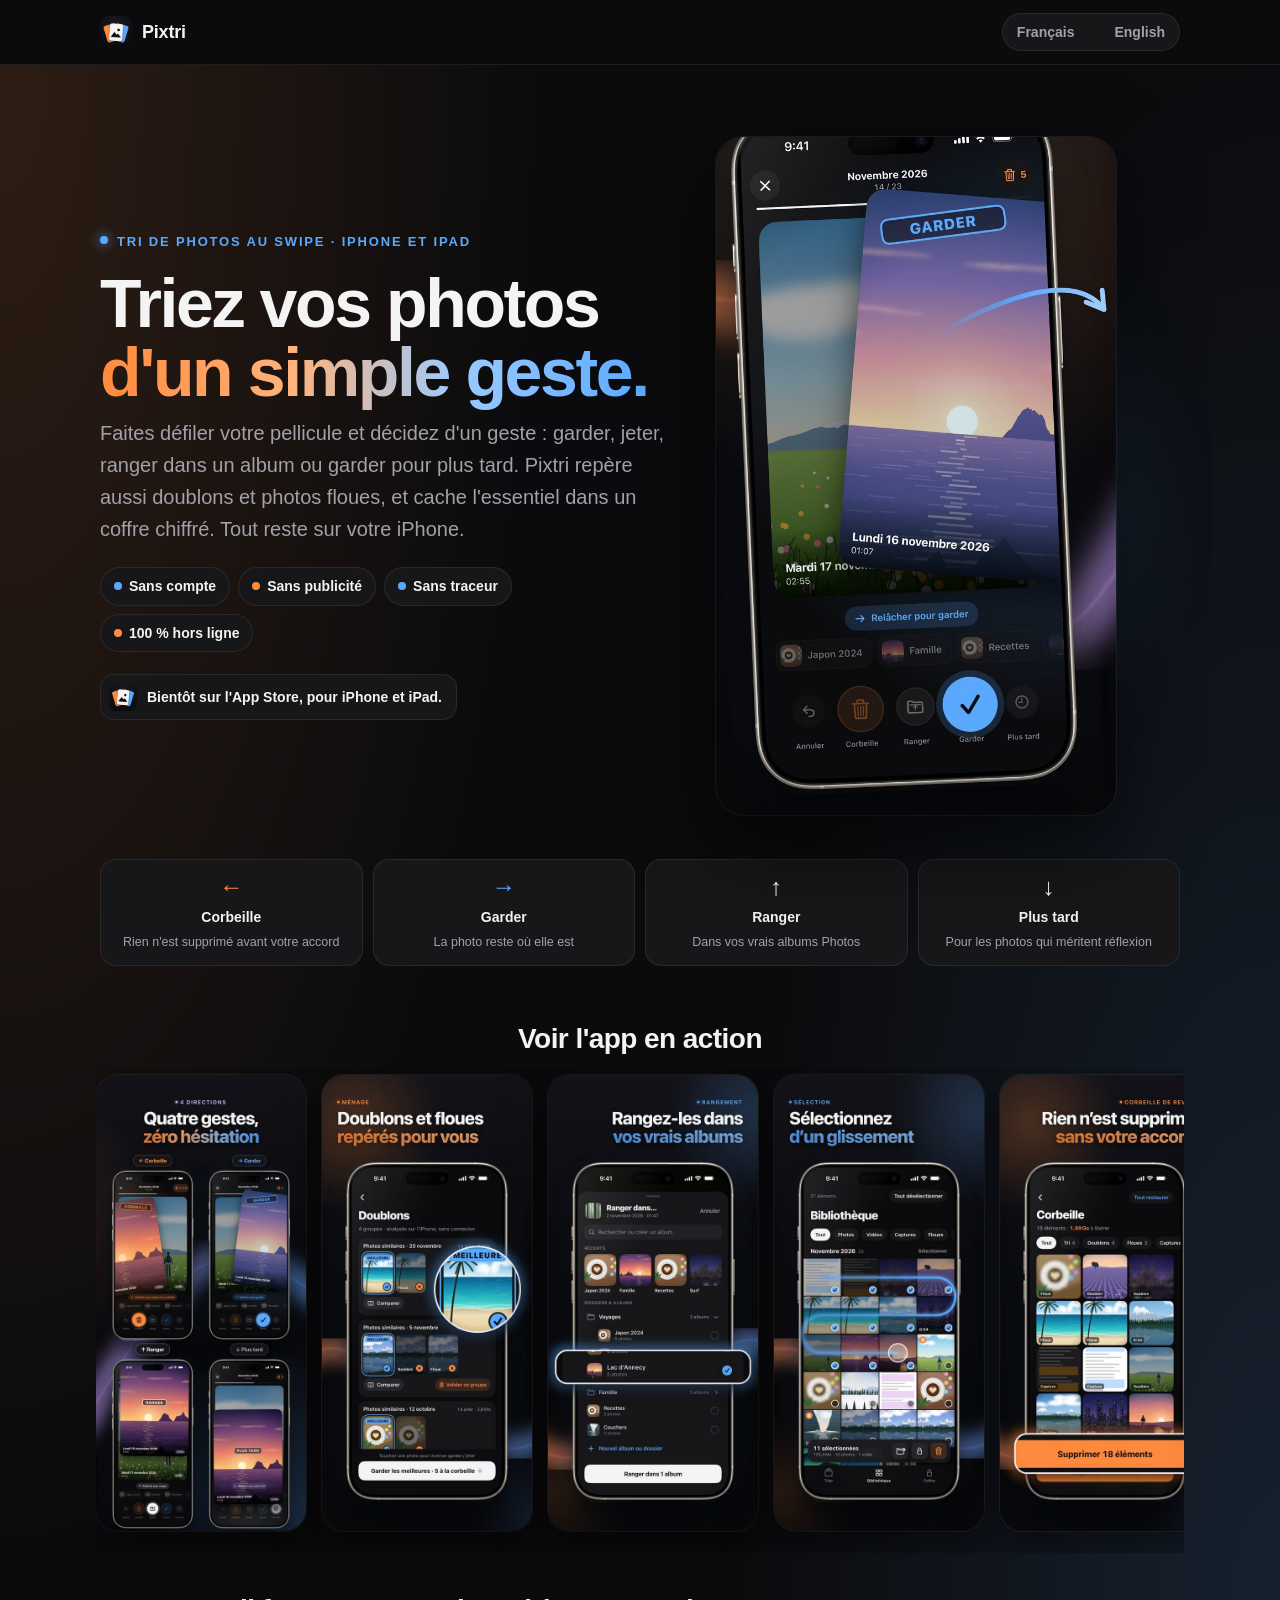
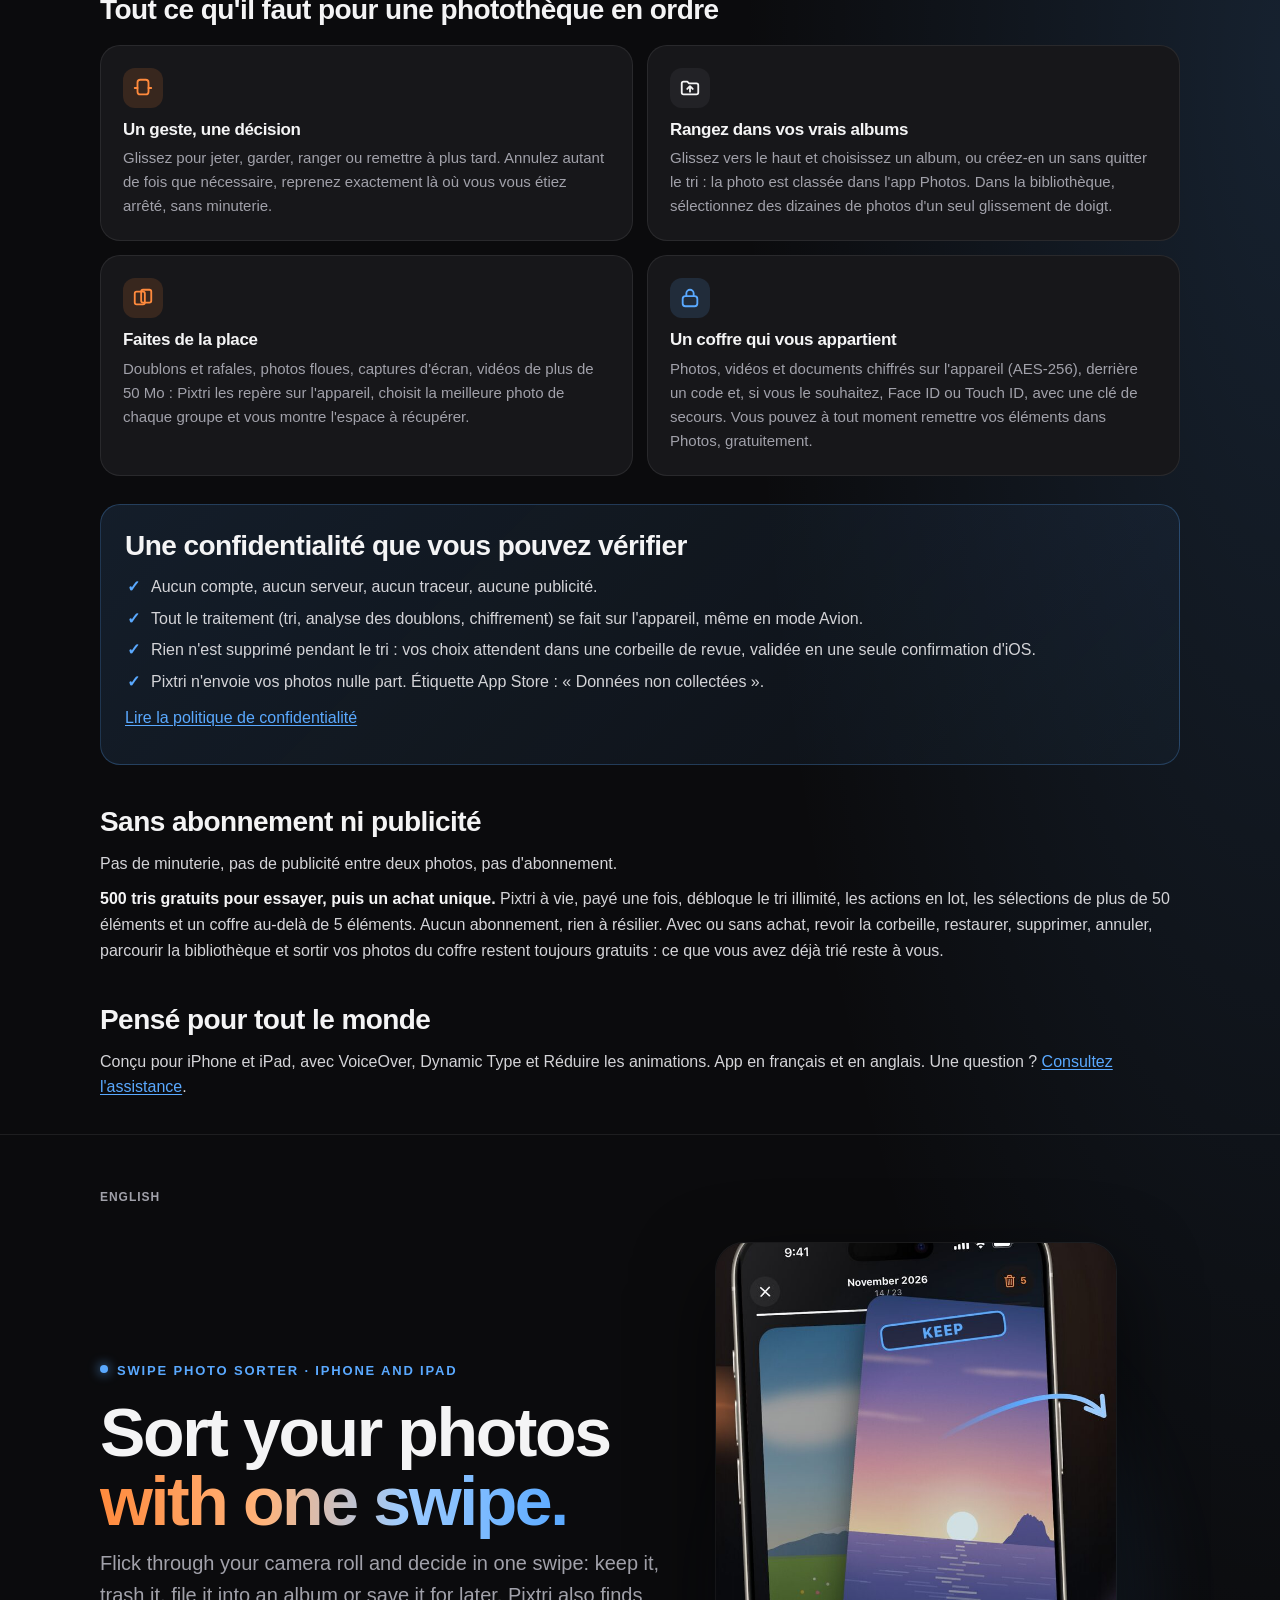
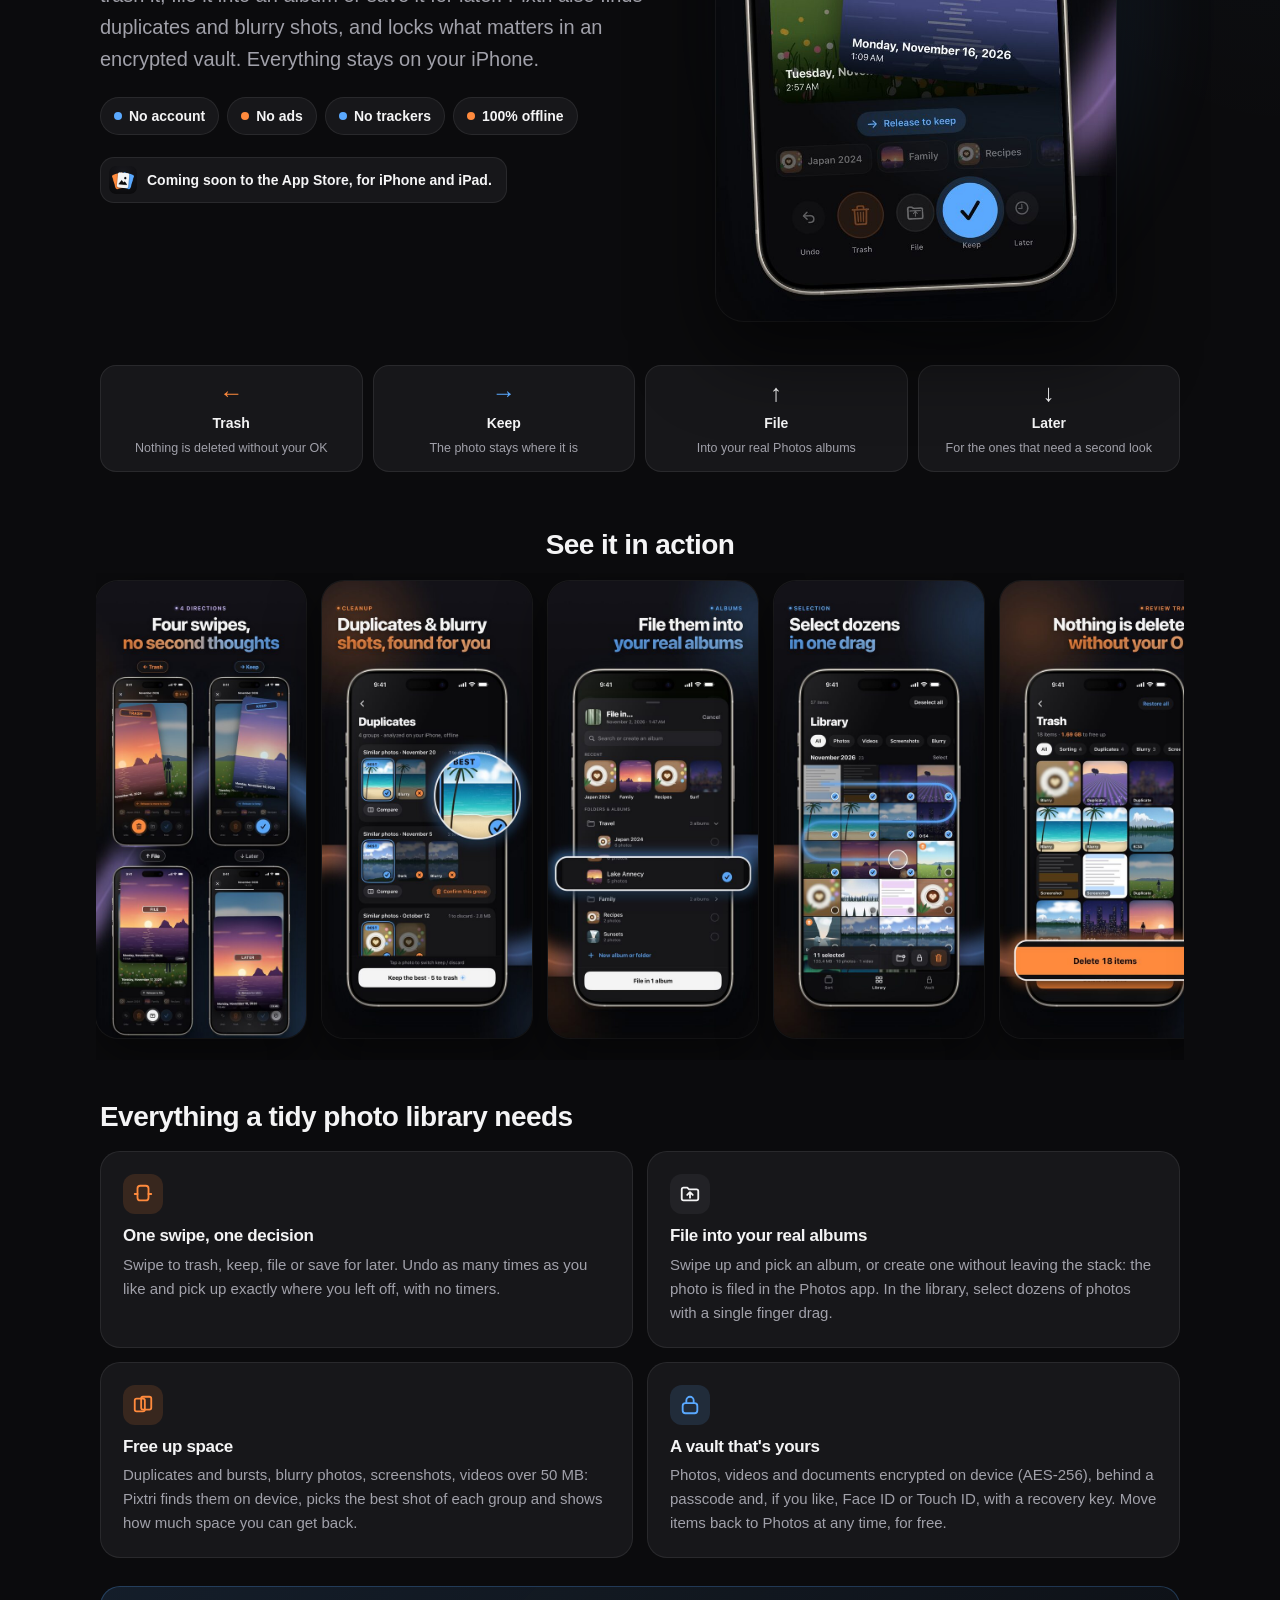
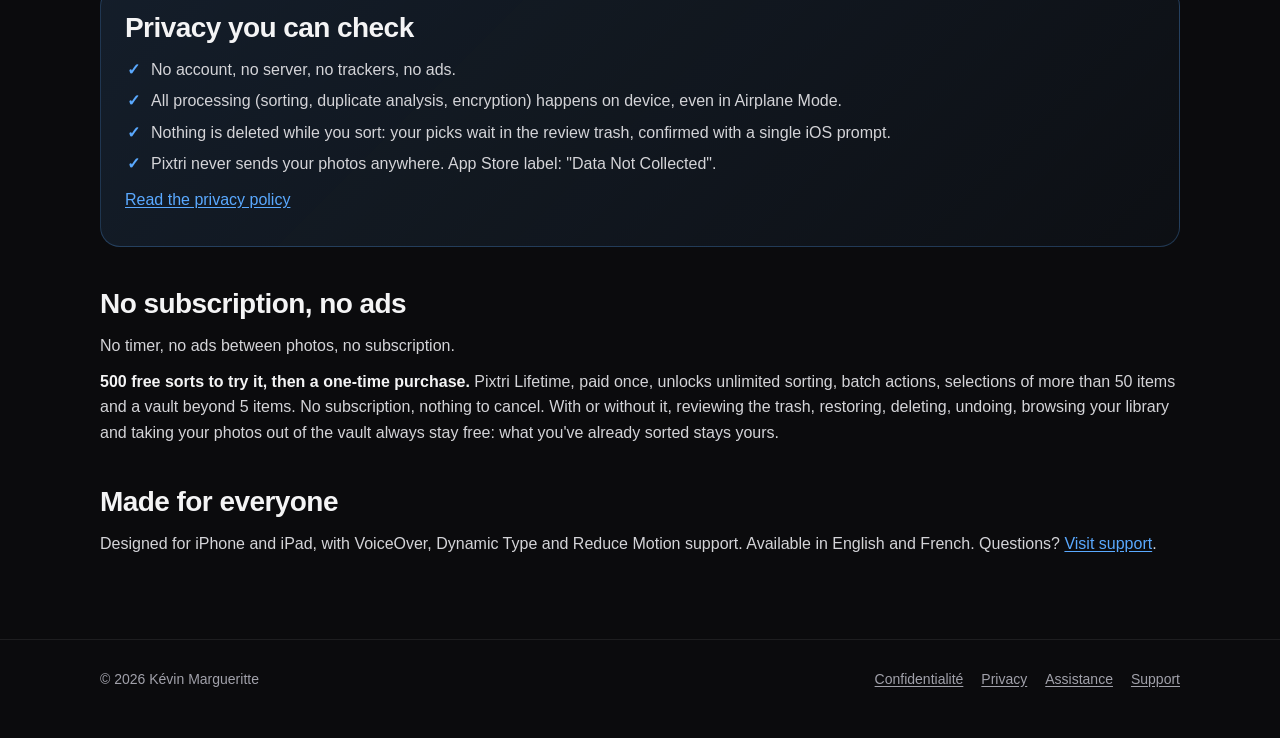
<file: index.html>
<!doctype html>
<html lang="fr">
<head>
  <meta charset="utf-8">
  <meta name="viewport" content="width=device-width, initial-scale=1">
  <title>Pixtri — Triez vos photos d'un geste · Sort your photos with a swipe</title>
  <meta name="description" content="Pixtri trie votre photothèque d'un geste, range vos photos dans vos vrais albums, repère doublons et photos floues, et protège l'essentiel dans un coffre chiffré. Tout reste sur votre iPhone. — Sort your photo library with a swipe, entirely on your iPhone.">
  <meta name="theme-color" content="#0B0B0D">
  <meta property="og:title" content="Pixtri — Triez vos photos d'un geste">
  <meta property="og:description" content="Tri au swipe, vrais albums, doublons, coffre chiffré. 100 % hors ligne, sans compte, sans pub.">
  <meta property="og:image" content="img/fr-1.jpg">
  <link rel="icon" type="image/png" href="favicon.png">
  <link rel="apple-touch-icon" href="logo.png">
  <link rel="stylesheet" href="style.css">
</head>
<body class="home">
  <a class="skip" href="#fr">Aller au contenu</a>

  <header class="top">
    <div class="wrap wide">
      <a class="brand" href="index.html"><img src="logo.png" alt="" width="32" height="32">Pixtri</a>
      <nav class="langs" aria-label="Langue / Language">
        <a href="#fr" hreflang="fr" lang="fr">Français</a>
        <a href="#en" hreflang="en" lang="en">English</a>
      </nav>
    </div>
  </header>

  <main>
    <!-- ====================================================== FRANÇAIS -->
    <section id="fr" lang="fr">
      <div class="wrap wide">
        <div class="hero">
          <div class="hero-text">
            <p class="eyebrow"><i></i>Tri de photos au swipe · iPhone et iPad</p>
            <h1>Triez vos photos <span class="duo">d'un simple geste.</span></h1>
            <p class="lead">Faites défiler votre pellicule et décidez d'un geste : garder, jeter, ranger dans un album ou garder pour plus tard. Pixtri repère aussi doublons et photos floues, et cache l'essentiel dans un coffre chiffré. Tout reste sur votre iPhone.</p>
            <div class="badges">
              <span class="chip"><i></i>Sans compte</span>
              <span class="chip"><i class="o"></i>Sans publicité</span>
              <span class="chip"><i></i>Sans traceur</span>
              <span class="chip"><i class="o"></i>100 % hors ligne</span>
            </div>
            <!-- APPSTORE-BADGE : badge officiel « Télécharger dans l'App Store » + lien vers la fiche, une fois l'app publiée. -->
            <p class="soon"><img src="logo.png" alt="" width="28" height="28">Bientôt sur l'App Store, pour iPhone et iPad.</p>
          </div>
          <figure class="hero-shot">
            <img src="img/fr-1.jpg" width="720" height="1220" alt="Capture de Pixtri : une photo glissée vers la droite avec le tampon « Garder »">
          </figure>
        </div>

        <div class="swipe" role="list" aria-label="Les quatre gestes du tri">
          <div class="dir trash" role="listitem"><b aria-hidden="true">←</b><span>Corbeille</span><small>Rien n'est supprimé avant votre accord</small></div>
          <div class="dir keep" role="listitem"><b aria-hidden="true">→</b><span>Garder</span><small>La photo reste où elle est</small></div>
          <div class="dir file" role="listitem"><b aria-hidden="true">↑</b><span>Ranger</span><small>Dans vos vrais albums Photos</small></div>
          <div class="dir later" role="listitem"><b aria-hidden="true">↓</b><span>Plus tard</span><small>Pour les photos qui méritent réflexion</small></div>
        </div>

        <h2 class="center">Voir l'app en action</h2>
        <div class="gallery" role="list" aria-label="Captures de l'app" tabindex="0">
          <img role="listitem" src="img/fr-2.jpg" loading="lazy" width="330" height="717" alt="Les quatre gestes : corbeille, garder, ranger, plus tard">
          <img role="listitem" src="img/fr-3.jpg" loading="lazy" width="330" height="717" alt="Doublons et photos floues repérés, la meilleure photo choisie">
          <img role="listitem" src="img/fr-4.jpg" loading="lazy" width="330" height="717" alt="Feuille de rangement dans vos albums Photos">
          <img role="listitem" src="img/fr-5.jpg" loading="lazy" width="330" height="717" alt="Sélection de onze photos d'un glissement de doigt">
          <img role="listitem" src="img/fr-6.jpg" loading="lazy" width="330" height="717" alt="Corbeille de revue avant suppression">
          <img role="listitem" src="img/fr-7.jpg" loading="lazy" width="330" height="717" alt="Coffre chiffré AES-256">
          <img role="listitem" src="img/fr-8.jpg" loading="lazy" width="330" height="717" alt="Accueil : hors ligne, tout reste sur l'iPhone">
          <img role="listitem" src="img/fr-9.jpg" loading="lazy" width="330" height="717" alt="Pixtri sur iPad">
        </div>

        <h2>Tout ce qu'il faut pour une photothèque en ordre</h2>
        <div class="grid">
          <article class="card">
            <div class="glyph trash" aria-hidden="true"><svg viewBox="0 0 24 24" fill="none" stroke="currentColor" stroke-width="2" stroke-linecap="round" stroke-linejoin="round"><rect x="6" y="3" width="12" height="16" rx="3"/><path d="M3 12h3M18 12h3"/></svg></div>
            <h3>Un geste, une décision</h3>
            <p>Glissez pour jeter, garder, ranger ou remettre à plus tard. Annulez autant de fois que nécessaire, reprenez exactement là où vous vous étiez arrêté, sans minuterie.</p>
          </article>
          <article class="card">
            <div class="glyph neutral" aria-hidden="true"><svg viewBox="0 0 24 24" fill="none" stroke="currentColor" stroke-width="2" stroke-linecap="round" stroke-linejoin="round"><path d="M3 7a2 2 0 0 1 2-2h4l2 2h8a2 2 0 0 1 2 2v8a2 2 0 0 1-2 2H5a2 2 0 0 1-2-2z"/><path d="M12 10v6M9 13l3-3 3 3"/></svg></div>
            <h3>Rangez dans vos vrais albums</h3>
            <p>Glissez vers le haut et choisissez un album, ou créez-en un sans quitter le tri : la photo est classée dans l'app Photos. Dans la bibliothèque, sélectionnez des dizaines de photos d'un seul glissement de doigt.</p>
          </article>
          <article class="card">
            <div class="glyph trash" aria-hidden="true"><svg viewBox="0 0 24 24" fill="none" stroke="currentColor" stroke-width="2" stroke-linecap="round" stroke-linejoin="round"><rect x="3" y="5" width="11" height="14" rx="2"/><rect x="10" y="3" width="11" height="14" rx="2"/></svg></div>
            <h3>Faites de la place</h3>
            <p>Doublons et rafales, photos floues, captures d'écran, vidéos de plus de 50 Mo : Pixtri les repère sur l'appareil, choisit la meilleure photo de chaque groupe et vous montre l'espace à récupérer.</p>
          </article>
          <article class="card">
            <div class="glyph keep" aria-hidden="true"><svg viewBox="0 0 24 24" fill="none" stroke="currentColor" stroke-width="2" stroke-linecap="round" stroke-linejoin="round"><rect x="4" y="10" width="16" height="11" rx="3"/><path d="M8 10V7a4 4 0 0 1 8 0v3"/></svg></div>
            <h3>Un coffre qui vous appartient</h3>
            <p>Photos, vidéos et documents chiffrés sur l'appareil (AES-256), derrière un code et, si vous le souhaitez, Face ID ou Touch ID, avec une clé de secours. Vous pouvez à tout moment remettre vos éléments dans Photos, gratuitement.</p>
          </article>
        </div>

        <div class="promise">
          <h2>Une confidentialité que vous pouvez vérifier</h2>
          <ul>
            <li>Aucun compte, aucun serveur, aucun traceur, aucune publicité.</li>
            <li>Tout le traitement (tri, analyse des doublons, chiffrement) se fait sur l'appareil, même en mode Avion.</li>
            <li>Rien n'est supprimé pendant le tri : vos choix attendent dans une corbeille de revue, validée en une seule confirmation d'iOS.</li>
            <li>Pixtri n'envoie vos photos nulle part. Étiquette App Store : « Données non collectées ».</li>
          </ul>
          <p><a href="privacy.html#fr">Lire la politique de confidentialité</a></p>
        </div>

        <h2>Sans abonnement ni publicité</h2>
        <p>Pas de minuterie, pas de publicité entre deux photos, pas d'abonnement.</p>
        <!-- PREMIUM:BEGIN -->
        <p><strong>500 tris gratuits pour essayer, puis un achat unique.</strong> Pixtri à vie, payé une fois, débloque le tri illimité, les actions en lot, les sélections de plus de 50 éléments et un coffre au-delà de 5 éléments. Aucun abonnement, rien à résilier. Avec ou sans achat, revoir la corbeille, restaurer, supprimer, annuler, parcourir la bibliothèque et sortir vos photos du coffre restent toujours gratuits : ce que vous avez déjà trié reste à vous.</p>
        <!-- PREMIUM:END -->

        <h2>Pensé pour tout le monde</h2>
        <p>Conçu pour iPhone et iPad, avec VoiceOver, Dynamic Type et Réduire les animations. App en français et en anglais. Une question ? <a href="support.html#fr">Consultez l'assistance</a>.</p>
      </div>
    </section>

    <!-- ====================================================== ENGLISH -->
    <section id="en" lang="en">
      <div class="wrap wide">
        <span class="lang-tag">English</span>
        <div class="hero">
          <div class="hero-text">
            <p class="eyebrow"><i></i>Swipe photo sorter · iPhone and iPad</p>
            <h1>Sort your photos <span class="duo">with one swipe.</span></h1>
            <p class="lead">Flick through your camera roll and decide in one swipe: keep it, trash it, file it into an album or save it for later. Pixtri also finds duplicates and blurry shots, and locks what matters in an encrypted vault. Everything stays on your iPhone.</p>
            <div class="badges">
              <span class="chip"><i></i>No account</span>
              <span class="chip"><i class="o"></i>No ads</span>
              <span class="chip"><i></i>No trackers</span>
              <span class="chip"><i class="o"></i>100% offline</span>
            </div>
            <!-- APPSTORE-BADGE: official "Download on the App Store" badge + listing link once the app is live. -->
            <p class="soon"><img src="logo.png" alt="" width="28" height="28">Coming soon to the App Store, for iPhone and iPad.</p>
          </div>
          <figure class="hero-shot">
            <img src="img/en-1.jpg" loading="lazy" width="720" height="1220" alt="Pixtri screenshot: a photo swiped right with the Keep stamp">
          </figure>
        </div>

        <div class="swipe" role="list" aria-label="The four sorting gestures">
          <div class="dir trash" role="listitem"><b aria-hidden="true">←</b><span>Trash</span><small>Nothing is deleted without your OK</small></div>
          <div class="dir keep" role="listitem"><b aria-hidden="true">→</b><span>Keep</span><small>The photo stays where it is</small></div>
          <div class="dir file" role="listitem"><b aria-hidden="true">↑</b><span>File</span><small>Into your real Photos albums</small></div>
          <div class="dir later" role="listitem"><b aria-hidden="true">↓</b><span>Later</span><small>For the ones that need a second look</small></div>
        </div>

        <h2 class="center">See it in action</h2>
        <div class="gallery" role="list" aria-label="App screenshots" tabindex="0">
          <img role="listitem" src="img/en-2.jpg" loading="lazy" width="330" height="717" alt="The four swipes: trash, keep, file, later">
          <img role="listitem" src="img/en-3.jpg" loading="lazy" width="330" height="717" alt="Duplicates and blurry shots found, best shot picked">
          <img role="listitem" src="img/en-4.jpg" loading="lazy" width="330" height="717" alt="Filing sheet with your Photos albums">
          <img role="listitem" src="img/en-5.jpg" loading="lazy" width="330" height="717" alt="Eleven photos selected with one finger drag">
          <img role="listitem" src="img/en-6.jpg" loading="lazy" width="330" height="717" alt="Review trash before deleting">
          <img role="listitem" src="img/en-7.jpg" loading="lazy" width="330" height="717" alt="AES-256 encrypted vault">
          <img role="listitem" src="img/en-8.jpg" loading="lazy" width="330" height="717" alt="Home screen: offline, everything stays on your iPhone">
          <img role="listitem" src="img/en-9.jpg" loading="lazy" width="330" height="717" alt="Pixtri on iPad">
        </div>

        <h2>Everything a tidy photo library needs</h2>
        <div class="grid">
          <article class="card">
            <div class="glyph trash" aria-hidden="true"><svg viewBox="0 0 24 24" fill="none" stroke="currentColor" stroke-width="2" stroke-linecap="round" stroke-linejoin="round"><rect x="6" y="3" width="12" height="16" rx="3"/><path d="M3 12h3M18 12h3"/></svg></div>
            <h3>One swipe, one decision</h3>
            <p>Swipe to trash, keep, file or save for later. Undo as many times as you like and pick up exactly where you left off, with no timers.</p>
          </article>
          <article class="card">
            <div class="glyph neutral" aria-hidden="true"><svg viewBox="0 0 24 24" fill="none" stroke="currentColor" stroke-width="2" stroke-linecap="round" stroke-linejoin="round"><path d="M3 7a2 2 0 0 1 2-2h4l2 2h8a2 2 0 0 1 2 2v8a2 2 0 0 1-2 2H5a2 2 0 0 1-2-2z"/><path d="M12 10v6M9 13l3-3 3 3"/></svg></div>
            <h3>File into your real albums</h3>
            <p>Swipe up and pick an album, or create one without leaving the stack: the photo is filed in the Photos app. In the library, select dozens of photos with a single finger drag.</p>
          </article>
          <article class="card">
            <div class="glyph trash" aria-hidden="true"><svg viewBox="0 0 24 24" fill="none" stroke="currentColor" stroke-width="2" stroke-linecap="round" stroke-linejoin="round"><rect x="3" y="5" width="11" height="14" rx="2"/><rect x="10" y="3" width="11" height="14" rx="2"/></svg></div>
            <h3>Free up space</h3>
            <p>Duplicates and bursts, blurry photos, screenshots, videos over 50 MB: Pixtri finds them on device, picks the best shot of each group and shows how much space you can get back.</p>
          </article>
          <article class="card">
            <div class="glyph keep" aria-hidden="true"><svg viewBox="0 0 24 24" fill="none" stroke="currentColor" stroke-width="2" stroke-linecap="round" stroke-linejoin="round"><rect x="4" y="10" width="16" height="11" rx="3"/><path d="M8 10V7a4 4 0 0 1 8 0v3"/></svg></div>
            <h3>A vault that's yours</h3>
            <p>Photos, videos and documents encrypted on device (AES-256), behind a passcode and, if you like, Face ID or Touch ID, with a recovery key. Move items back to Photos at any time, for free.</p>
          </article>
        </div>

        <div class="promise">
          <h2>Privacy you can check</h2>
          <ul>
            <li>No account, no server, no trackers, no ads.</li>
            <li>All processing (sorting, duplicate analysis, encryption) happens on device, even in Airplane Mode.</li>
            <li>Nothing is deleted while you sort: your picks wait in the review trash, confirmed with a single iOS prompt.</li>
            <li>Pixtri never sends your photos anywhere. App Store label: "Data Not Collected".</li>
          </ul>
          <p><a href="privacy.html#en">Read the privacy policy</a></p>
        </div>

        <h2>No subscription, no ads</h2>
        <p>No timer, no ads between photos, no subscription.</p>
        <!-- PREMIUM:BEGIN -->
        <p><strong>500 free sorts to try it, then a one-time purchase.</strong> Pixtri Lifetime, paid once, unlocks unlimited sorting, batch actions, selections of more than 50 items and a vault beyond 5 items. No subscription, nothing to cancel. With or without it, reviewing the trash, restoring, deleting, undoing, browsing your library and taking your photos out of the vault always stay free: what you've already sorted stays yours.</p>
        <!-- PREMIUM:END -->

        <h2>Made for everyone</h2>
        <p>Designed for iPhone and iPad, with VoiceOver, Dynamic Type and Reduce Motion support. Available in English and French. Questions? <a href="support.html#en">Visit support</a>.</p>
      </div>
    </section>
  </main>

  <footer>
    <div class="wrap wide">
      <span>© 2026 Kévin Margueritte</span>
      <nav aria-label="Liens / Links">
        <a href="privacy.html#fr" lang="fr">Confidentialité</a>
        <a href="privacy.html#en" lang="en">Privacy</a>
        <a href="support.html#fr" lang="fr">Assistance</a>
        <a href="support.html#en" lang="en">Support</a>
      </nav>
    </div>
  </footer>
</body>
</html>
</file>
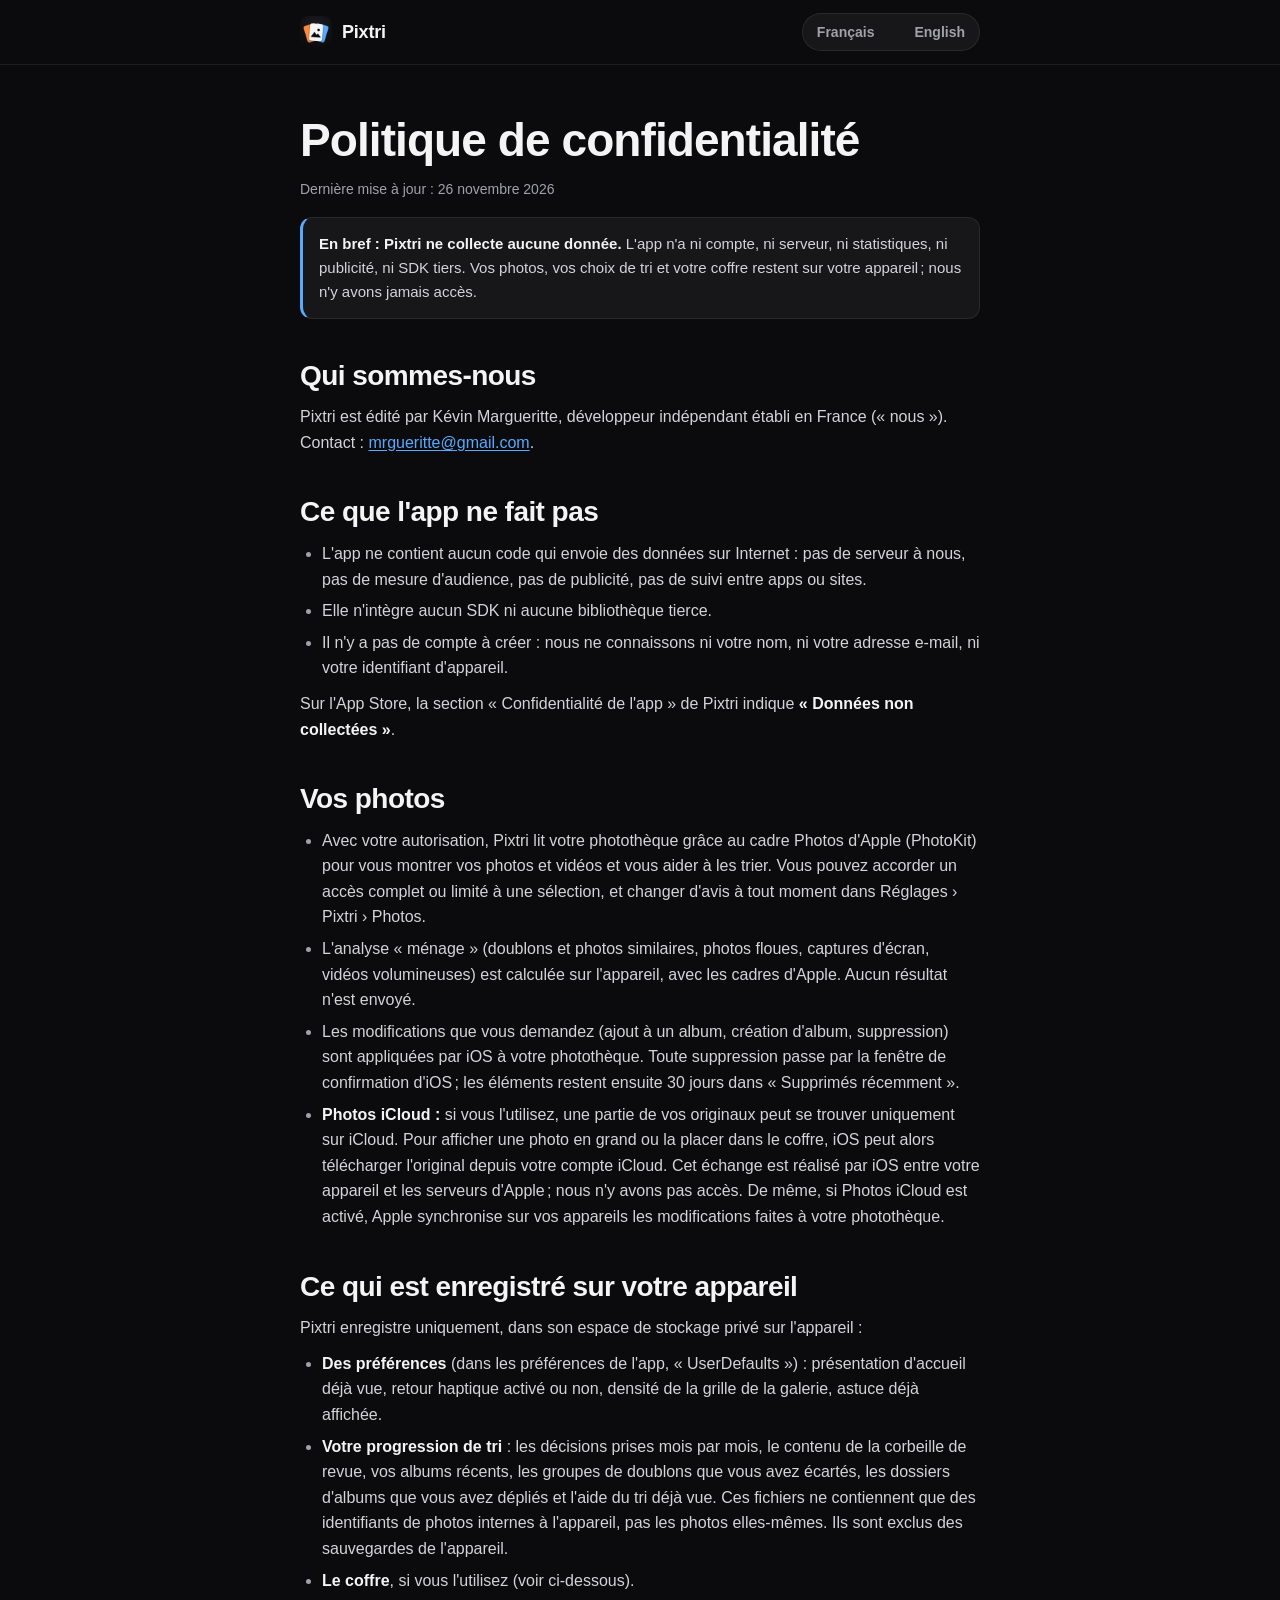
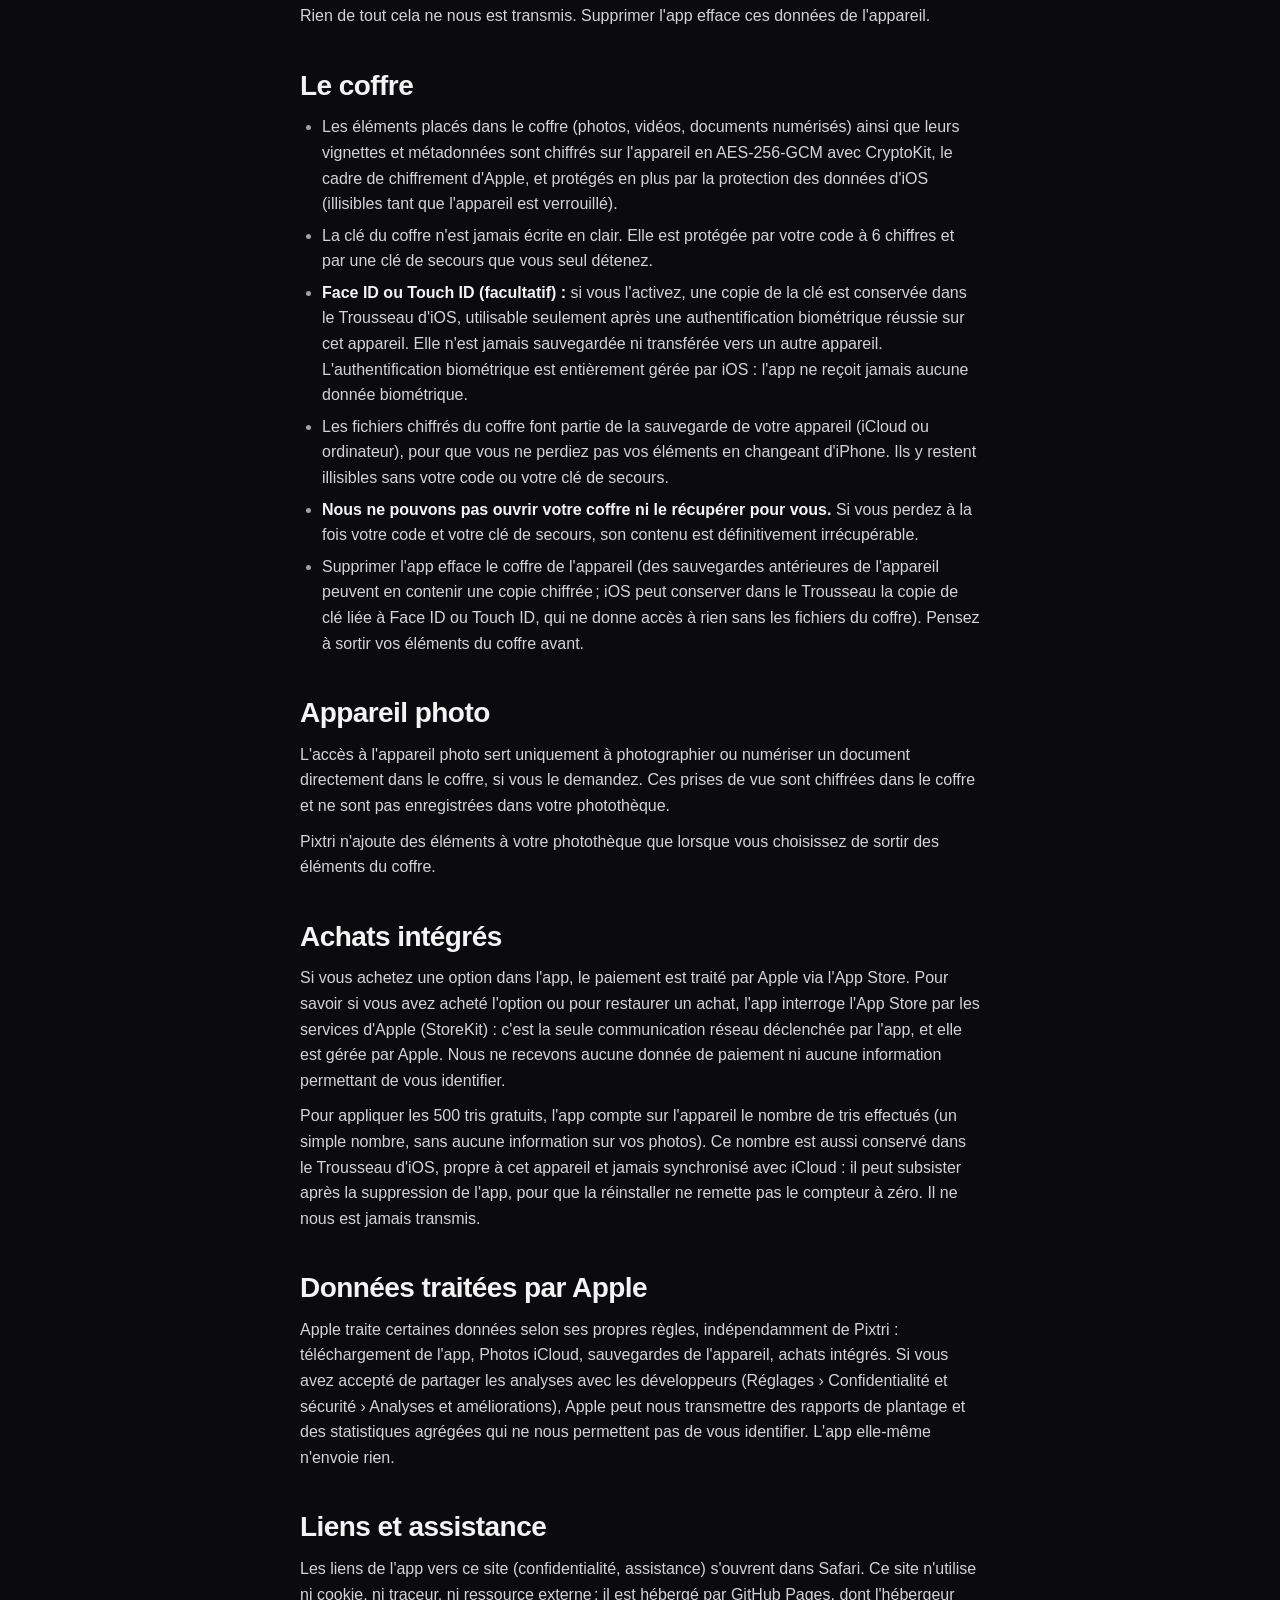
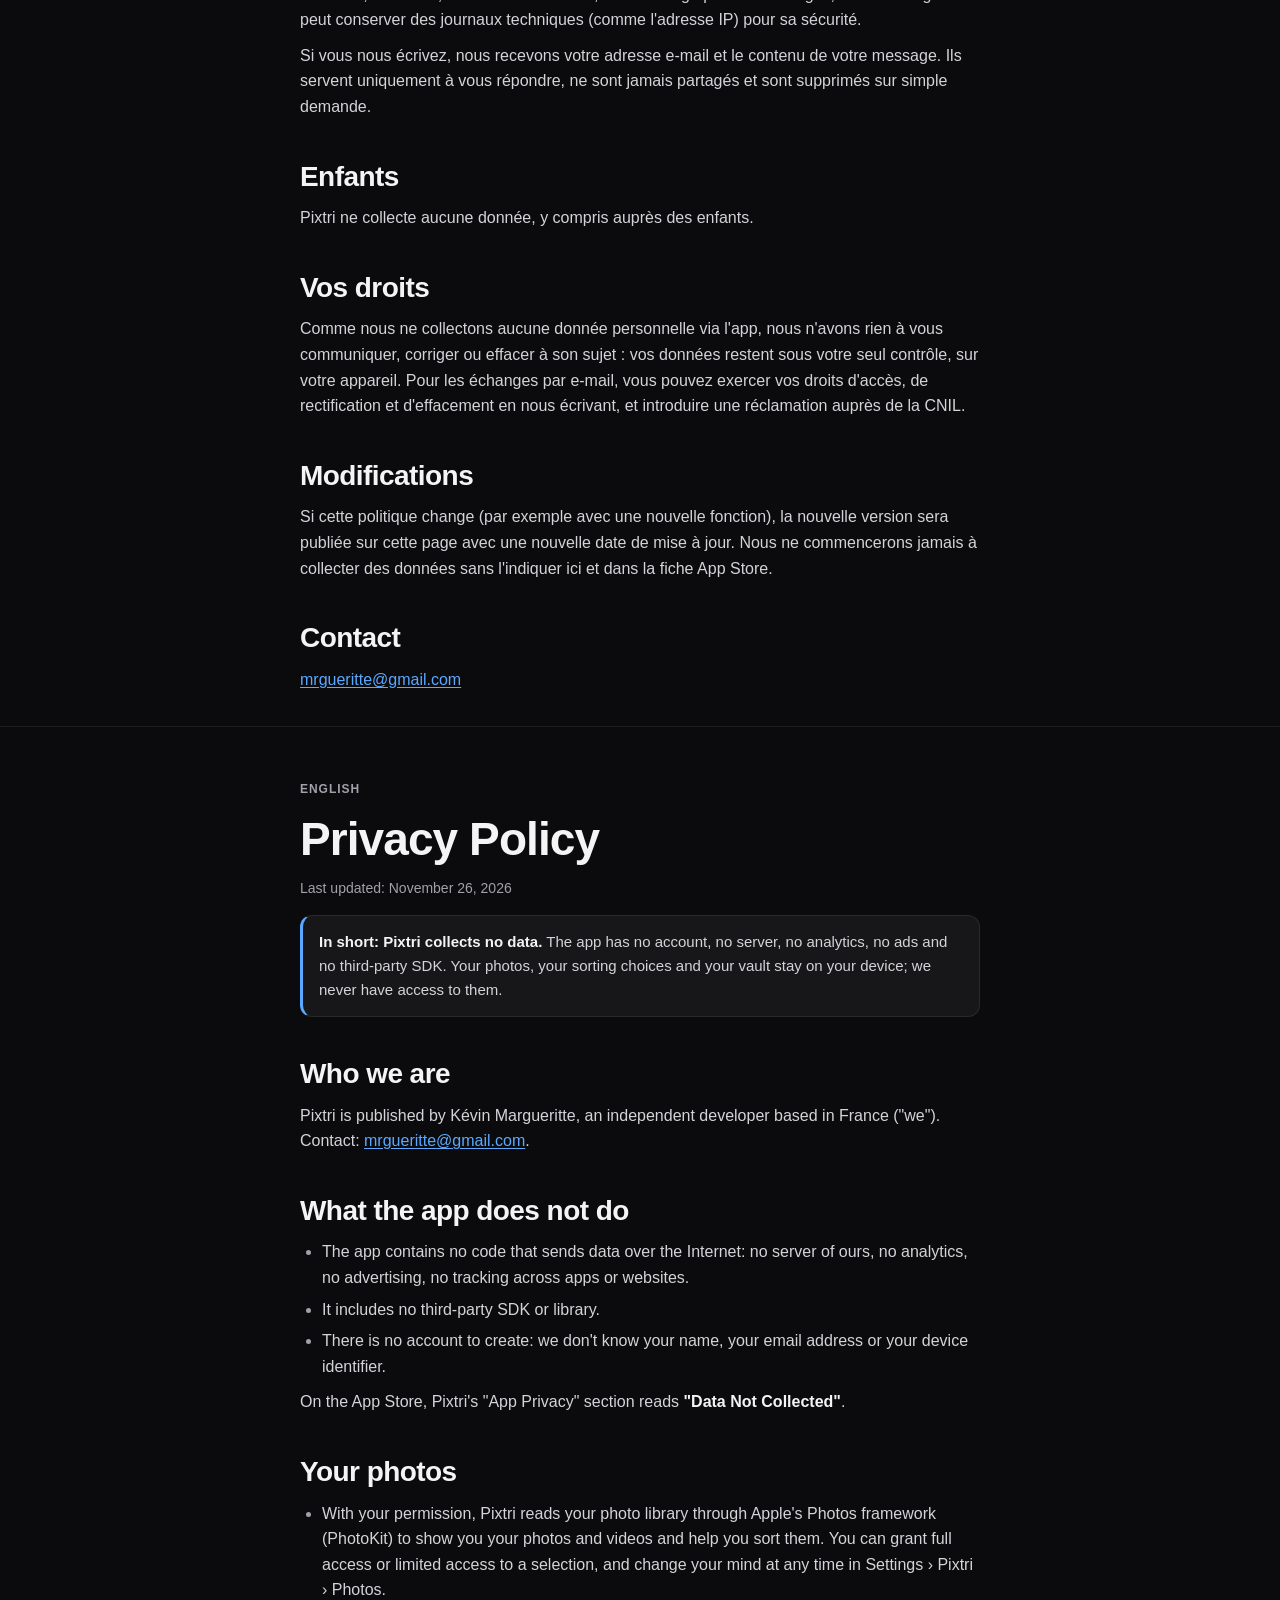
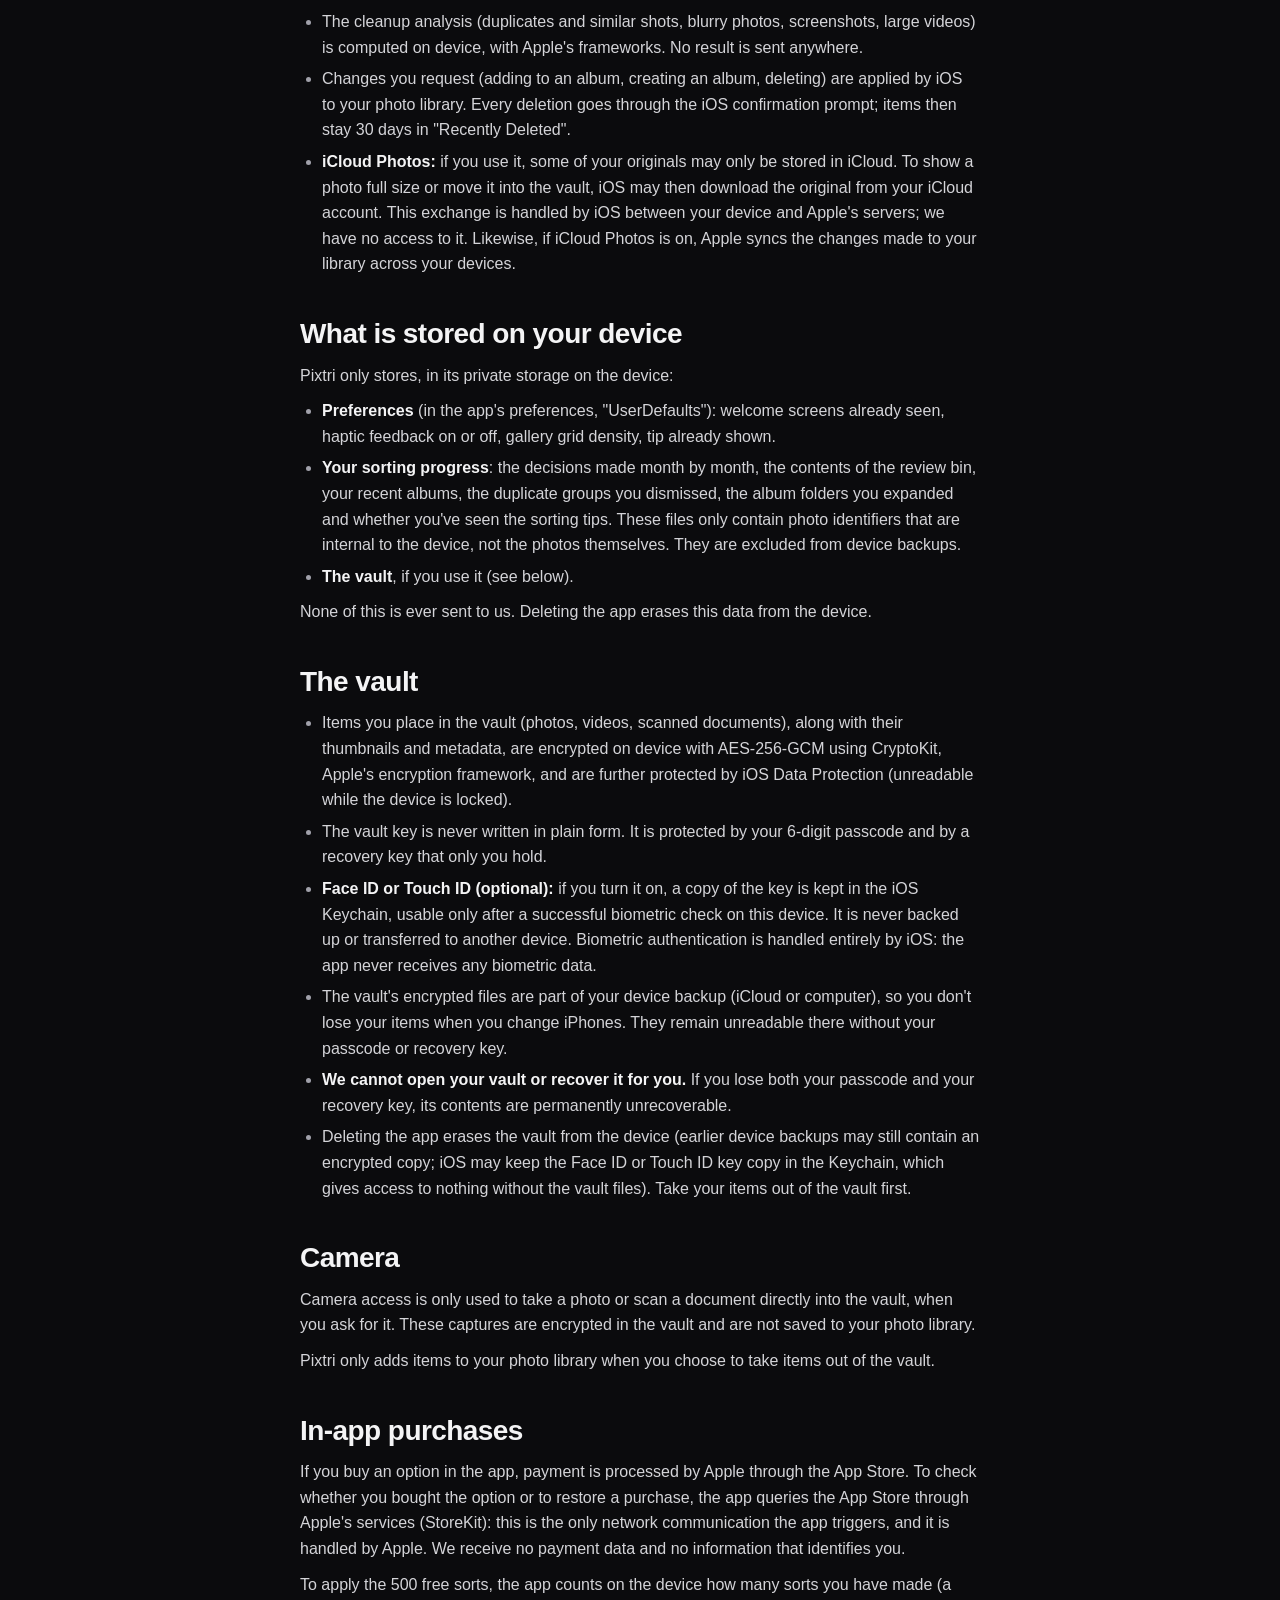
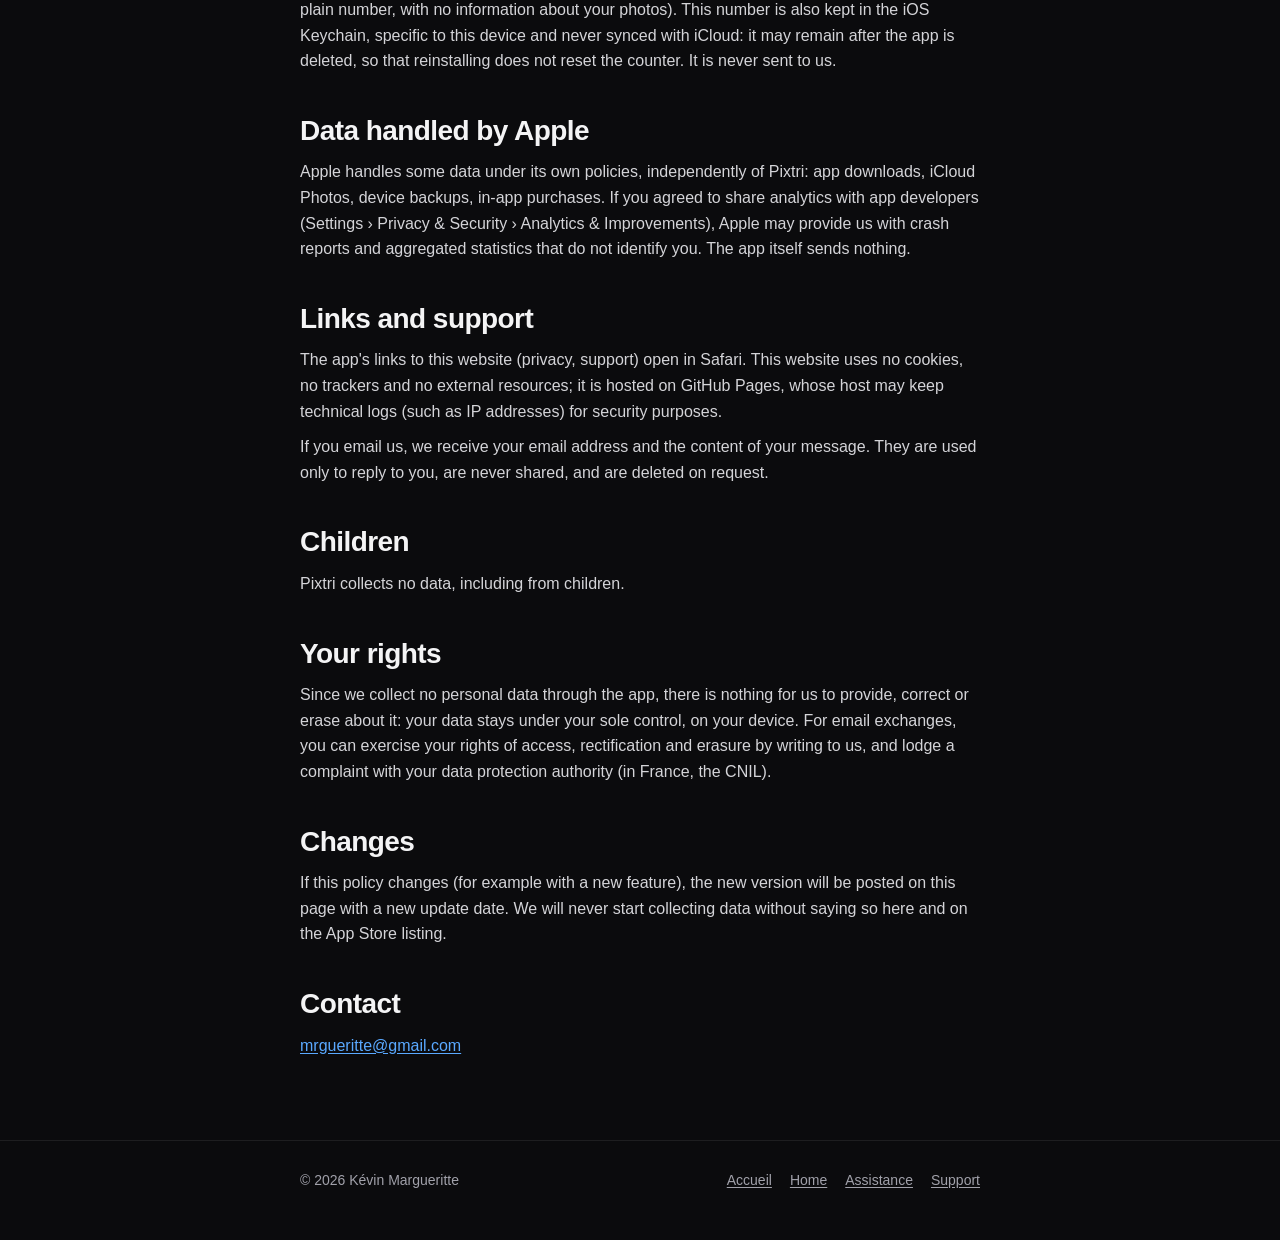
<file: privacy.html>
<!doctype html>
<html lang="fr">
<head>
  <meta charset="utf-8">
  <meta name="viewport" content="width=device-width, initial-scale=1">
  <title>Pixtri — Politique de confidentialité · Privacy Policy</title>
  <meta name="description" content="Politique de confidentialité de Pixtri : aucune donnée collectée, tout reste sur votre appareil. — Pixtri privacy policy: no data collected, everything stays on your device.">
  <meta name="theme-color" content="#0B0B0D">
  <link rel="icon" type="image/png" href="favicon.png">
  <link rel="apple-touch-icon" href="logo.png">
  <link rel="stylesheet" href="style.css">
</head>
<body>
  <a class="skip" href="#fr">Aller au contenu</a>

  <header class="top">
    <div class="wrap narrow">
      <a class="brand" href="index.html"><img src="logo.png" alt="" width="32" height="32">Pixtri</a>
      <nav class="langs" aria-label="Langue / Language">
        <a href="#fr" hreflang="fr" lang="fr">Français</a>
        <a href="#en" hreflang="en" lang="en">English</a>
      </nav>
    </div>
  </header>

  <main>
    <!-- ====================================================== FRANÇAIS -->
    <section id="fr" lang="fr">
      <div class="wrap narrow">
        <h1>Politique de confidentialité</h1>
        <p class="updated">Dernière mise à jour : 26 novembre 2026</p>

        <div class="note">
          <strong>En bref : Pixtri ne collecte aucune donnée.</strong> L'app n'a ni compte, ni serveur, ni statistiques, ni publicité, ni SDK tiers. Vos photos, vos choix de tri et votre coffre restent sur votre appareil ; nous n'y avons jamais accès.
        </div>

        <h2>Qui sommes-nous</h2>
        <p>Pixtri est édité par Kévin Margueritte, développeur indépendant établi en France (« nous »). Contact : <a href="mailto:mrgueritte@gmail.com?subject=Pixtri%20%E2%80%94%20Confidentialit%C3%A9">mrgueritte@gmail.com</a>.</p>

        <h2>Ce que l'app ne fait pas</h2>
        <ul>
          <li>L'app ne contient aucun code qui envoie des données sur Internet : pas de serveur à nous, pas de mesure d'audience, pas de publicité, pas de suivi entre apps ou sites.</li>
          <li>Elle n'intègre aucun SDK ni aucune bibliothèque tierce.</li>
          <li>Il n'y a pas de compte à créer : nous ne connaissons ni votre nom, ni votre adresse e-mail, ni votre identifiant d'appareil.</li>
        </ul>
        <p>Sur l'App Store, la section « Confidentialité de l'app » de Pixtri indique <strong>« Données non collectées »</strong>.</p>

        <h2>Vos photos</h2>
        <ul>
          <li>Avec votre autorisation, Pixtri lit votre photothèque grâce au cadre Photos d'Apple (PhotoKit) pour vous montrer vos photos et vidéos et vous aider à les trier. Vous pouvez accorder un accès complet ou limité à une sélection, et changer d'avis à tout moment dans Réglages › Pixtri › Photos.</li>
          <li>L'analyse « ménage » (doublons et photos similaires, photos floues, captures d'écran, vidéos volumineuses) est calculée sur l'appareil, avec les cadres d'Apple. Aucun résultat n'est envoyé.</li>
          <li>Les modifications que vous demandez (ajout à un album, création d'album, suppression) sont appliquées par iOS à votre photothèque. Toute suppression passe par la fenêtre de confirmation d'iOS ; les éléments restent ensuite 30 jours dans « Supprimés récemment ».</li>
          <li><strong>Photos iCloud :</strong> si vous l'utilisez, une partie de vos originaux peut se trouver uniquement sur iCloud. Pour afficher une photo en grand ou la placer dans le coffre, iOS peut alors télécharger l'original depuis votre compte iCloud. Cet échange est réalisé par iOS entre votre appareil et les serveurs d'Apple ; nous n'y avons pas accès. De même, si Photos iCloud est activé, Apple synchronise sur vos appareils les modifications faites à votre photothèque.</li>
        </ul>

        <h2>Ce qui est enregistré sur votre appareil</h2>
        <p>Pixtri enregistre uniquement, dans son espace de stockage privé sur l'appareil :</p>
        <ul>
          <li><strong>Des préférences</strong> (dans les préférences de l'app, « UserDefaults ») : présentation d'accueil déjà vue, retour haptique activé ou non, densité de la grille de la galerie, astuce déjà affichée.</li>
          <li><strong>Votre progression de tri</strong> : les décisions prises mois par mois, le contenu de la corbeille de revue, vos albums récents, les groupes de doublons que vous avez écartés, les dossiers d'albums que vous avez dépliés et l'aide du tri déjà vue. Ces fichiers ne contiennent que des identifiants de photos internes à l'appareil, pas les photos elles-mêmes. Ils sont exclus des sauvegardes de l'appareil.</li>
          <li><strong>Le coffre</strong>, si vous l'utilisez (voir ci-dessous).</li>
        </ul>
        <p>Rien de tout cela ne nous est transmis. Supprimer l'app efface ces données de l'appareil.</p>

        <h2>Le coffre</h2>
        <ul>
          <li>Les éléments placés dans le coffre (photos, vidéos, documents numérisés) ainsi que leurs vignettes et métadonnées sont chiffrés sur l'appareil en AES-256-GCM avec CryptoKit, le cadre de chiffrement d'Apple, et protégés en plus par la protection des données d'iOS (illisibles tant que l'appareil est verrouillé).</li>
          <li>La clé du coffre n'est jamais écrite en clair. Elle est protégée par votre code à 6 chiffres et par une clé de secours que vous seul détenez.</li>
          <li><strong>Face ID ou Touch ID (facultatif) :</strong> si vous l'activez, une copie de la clé est conservée dans le Trousseau d'iOS, utilisable seulement après une authentification biométrique réussie sur cet appareil. Elle n'est jamais sauvegardée ni transférée vers un autre appareil. L'authentification biométrique est entièrement gérée par iOS : l'app ne reçoit jamais aucune donnée biométrique.</li>
          <li>Les fichiers chiffrés du coffre font partie de la sauvegarde de votre appareil (iCloud ou ordinateur), pour que vous ne perdiez pas vos éléments en changeant d'iPhone. Ils y restent illisibles sans votre code ou votre clé de secours.</li>
          <li><strong>Nous ne pouvons pas ouvrir votre coffre ni le récupérer pour vous.</strong> Si vous perdez à la fois votre code et votre clé de secours, son contenu est définitivement irrécupérable.</li>
          <li>Supprimer l'app efface le coffre de l'appareil (des sauvegardes antérieures de l'appareil peuvent en contenir une copie chiffrée ; iOS peut conserver dans le Trousseau la copie de clé liée à Face ID ou Touch ID, qui ne donne accès à rien sans les fichiers du coffre). Pensez à sortir vos éléments du coffre avant.</li>
        </ul>

        <h2>Appareil photo</h2>
        <p>L'accès à l'appareil photo sert uniquement à photographier ou numériser un document directement dans le coffre, si vous le demandez. Ces prises de vue sont chiffrées dans le coffre et ne sont pas enregistrées dans votre photothèque.</p>
        <p>Pixtri n'ajoute des éléments à votre photothèque que lorsque vous choisissez de sortir des éléments du coffre.</p>

        <!-- PREMIUM:BEGIN -->
        <h2>Achats intégrés</h2>
        <p>Si vous achetez une option dans l'app, le paiement est traité par Apple via l'App Store. Pour savoir si vous avez acheté l'option ou pour restaurer un achat, l'app interroge l'App Store par les services d'Apple (StoreKit) : c'est la seule communication réseau déclenchée par l'app, et elle est gérée par Apple. Nous ne recevons aucune donnée de paiement ni aucune information permettant de vous identifier.</p>
        <p>Pour appliquer les 500 tris gratuits, l'app compte sur l'appareil le nombre de tris effectués (un simple nombre, sans aucune information sur vos photos). Ce nombre est aussi conservé dans le Trousseau d'iOS, propre à cet appareil et jamais synchronisé avec iCloud : il peut subsister après la suppression de l'app, pour que la réinstaller ne remette pas le compteur à zéro. Il ne nous est jamais transmis.</p>
        <!-- PREMIUM:END -->

        <h2>Données traitées par Apple</h2>
        <p>Apple traite certaines données selon ses propres règles, indépendamment de Pixtri : téléchargement de l'app, Photos iCloud, sauvegardes de l'appareil<!-- PREMIUM:BEGIN -->, achats intégrés<!-- PREMIUM:END -->. Si vous avez accepté de partager les analyses avec les développeurs (Réglages › Confidentialité et sécurité › Analyses et améliorations), Apple peut nous transmettre des rapports de plantage et des statistiques agrégées qui ne nous permettent pas de vous identifier. L'app elle-même n'envoie rien.</p>

        <h2>Liens et assistance</h2>
        <p>Les liens de l'app vers ce site (confidentialité, assistance) s'ouvrent dans Safari. Ce site n'utilise ni cookie, ni traceur, ni ressource externe ; il est hébergé par GitHub Pages, dont l'hébergeur peut conserver des journaux techniques (comme l'adresse IP) pour sa sécurité.</p>
        <p>Si vous nous écrivez, nous recevons votre adresse e-mail et le contenu de votre message. Ils servent uniquement à vous répondre, ne sont jamais partagés et sont supprimés sur simple demande.</p>

        <h2>Enfants</h2>
        <p>Pixtri ne collecte aucune donnée, y compris auprès des enfants.</p>

        <h2>Vos droits</h2>
        <p>Comme nous ne collectons aucune donnée personnelle via l'app, nous n'avons rien à vous communiquer, corriger ou effacer à son sujet : vos données restent sous votre seul contrôle, sur votre appareil. Pour les échanges par e-mail, vous pouvez exercer vos droits d'accès, de rectification et d'effacement en nous écrivant, et introduire une réclamation auprès de la CNIL.</p>

        <h2>Modifications</h2>
        <p>Si cette politique change (par exemple avec une nouvelle fonction), la nouvelle version sera publiée sur cette page avec une nouvelle date de mise à jour. Nous ne commencerons jamais à collecter des données sans l'indiquer ici et dans la fiche App Store.</p>

        <h2>Contact</h2>
        <p><a href="mailto:mrgueritte@gmail.com?subject=Pixtri%20%E2%80%94%20Confidentialit%C3%A9">mrgueritte@gmail.com</a></p>
      </div>
    </section>

    <!-- ====================================================== ENGLISH -->
    <section id="en" lang="en">
      <div class="wrap narrow">
        <span class="lang-tag">English</span>
        <h1>Privacy Policy</h1>
        <p class="updated">Last updated: November 26, 2026</p>

        <div class="note">
          <strong>In short: Pixtri collects no data.</strong> The app has no account, no server, no analytics, no ads and no third-party SDK. Your photos, your sorting choices and your vault stay on your device; we never have access to them.
        </div>

        <h2>Who we are</h2>
        <p>Pixtri is published by Kévin Margueritte, an independent developer based in France ("we"). Contact: <a href="mailto:mrgueritte@gmail.com?subject=Pixtri%20%E2%80%94%20Privacy">mrgueritte@gmail.com</a>.</p>

        <h2>What the app does not do</h2>
        <ul>
          <li>The app contains no code that sends data over the Internet: no server of ours, no analytics, no advertising, no tracking across apps or websites.</li>
          <li>It includes no third-party SDK or library.</li>
          <li>There is no account to create: we don't know your name, your email address or your device identifier.</li>
        </ul>
        <p>On the App Store, Pixtri's "App Privacy" section reads <strong>"Data Not Collected"</strong>.</p>

        <h2>Your photos</h2>
        <ul>
          <li>With your permission, Pixtri reads your photo library through Apple's Photos framework (PhotoKit) to show you your photos and videos and help you sort them. You can grant full access or limited access to a selection, and change your mind at any time in Settings › Pixtri › Photos.</li>
          <li>The cleanup analysis (duplicates and similar shots, blurry photos, screenshots, large videos) is computed on device, with Apple's frameworks. No result is sent anywhere.</li>
          <li>Changes you request (adding to an album, creating an album, deleting) are applied by iOS to your photo library. Every deletion goes through the iOS confirmation prompt; items then stay 30 days in "Recently Deleted".</li>
          <li><strong>iCloud Photos:</strong> if you use it, some of your originals may only be stored in iCloud. To show a photo full size or move it into the vault, iOS may then download the original from your iCloud account. This exchange is handled by iOS between your device and Apple's servers; we have no access to it. Likewise, if iCloud Photos is on, Apple syncs the changes made to your library across your devices.</li>
        </ul>

        <h2>What is stored on your device</h2>
        <p>Pixtri only stores, in its private storage on the device:</p>
        <ul>
          <li><strong>Preferences</strong> (in the app's preferences, "UserDefaults"): welcome screens already seen, haptic feedback on or off, gallery grid density, tip already shown.</li>
          <li><strong>Your sorting progress</strong>: the decisions made month by month, the contents of the review bin, your recent albums, the duplicate groups you dismissed, the album folders you expanded and whether you've seen the sorting tips. These files only contain photo identifiers that are internal to the device, not the photos themselves. They are excluded from device backups.</li>
          <li><strong>The vault</strong>, if you use it (see below).</li>
        </ul>
        <p>None of this is ever sent to us. Deleting the app erases this data from the device.</p>

        <h2>The vault</h2>
        <ul>
          <li>Items you place in the vault (photos, videos, scanned documents), along with their thumbnails and metadata, are encrypted on device with AES-256-GCM using CryptoKit, Apple's encryption framework, and are further protected by iOS Data Protection (unreadable while the device is locked).</li>
          <li>The vault key is never written in plain form. It is protected by your 6-digit passcode and by a recovery key that only you hold.</li>
          <li><strong>Face ID or Touch ID (optional):</strong> if you turn it on, a copy of the key is kept in the iOS Keychain, usable only after a successful biometric check on this device. It is never backed up or transferred to another device. Biometric authentication is handled entirely by iOS: the app never receives any biometric data.</li>
          <li>The vault's encrypted files are part of your device backup (iCloud or computer), so you don't lose your items when you change iPhones. They remain unreadable there without your passcode or recovery key.</li>
          <li><strong>We cannot open your vault or recover it for you.</strong> If you lose both your passcode and your recovery key, its contents are permanently unrecoverable.</li>
          <li>Deleting the app erases the vault from the device (earlier device backups may still contain an encrypted copy; iOS may keep the Face ID or Touch ID key copy in the Keychain, which gives access to nothing without the vault files). Take your items out of the vault first.</li>
        </ul>

        <h2>Camera</h2>
        <p>Camera access is only used to take a photo or scan a document directly into the vault, when you ask for it. These captures are encrypted in the vault and are not saved to your photo library.</p>
        <p>Pixtri only adds items to your photo library when you choose to take items out of the vault.</p>

        <!-- PREMIUM:BEGIN -->
        <h2>In-app purchases</h2>
        <p>If you buy an option in the app, payment is processed by Apple through the App Store. To check whether you bought the option or to restore a purchase, the app queries the App Store through Apple's services (StoreKit): this is the only network communication the app triggers, and it is handled by Apple. We receive no payment data and no information that identifies you.</p>
        <p>To apply the 500 free sorts, the app counts on the device how many sorts you have made (a plain number, with no information about your photos). This number is also kept in the iOS Keychain, specific to this device and never synced with iCloud: it may remain after the app is deleted, so that reinstalling does not reset the counter. It is never sent to us.</p>
        <!-- PREMIUM:END -->

        <h2>Data handled by Apple</h2>
        <p>Apple handles some data under its own policies, independently of Pixtri: app downloads, iCloud Photos, device backups<!-- PREMIUM:BEGIN -->, in-app purchases<!-- PREMIUM:END -->. If you agreed to share analytics with app developers (Settings › Privacy &amp; Security › Analytics &amp; Improvements), Apple may provide us with crash reports and aggregated statistics that do not identify you. The app itself sends nothing.</p>

        <h2>Links and support</h2>
        <p>The app's links to this website (privacy, support) open in Safari. This website uses no cookies, no trackers and no external resources; it is hosted on GitHub Pages, whose host may keep technical logs (such as IP addresses) for security purposes.</p>
        <p>If you email us, we receive your email address and the content of your message. They are used only to reply to you, are never shared, and are deleted on request.</p>

        <h2>Children</h2>
        <p>Pixtri collects no data, including from children.</p>

        <h2>Your rights</h2>
        <p>Since we collect no personal data through the app, there is nothing for us to provide, correct or erase about it: your data stays under your sole control, on your device. For email exchanges, you can exercise your rights of access, rectification and erasure by writing to us, and lodge a complaint with your data protection authority (in France, the CNIL).</p>

        <h2>Changes</h2>
        <p>If this policy changes (for example with a new feature), the new version will be posted on this page with a new update date. We will never start collecting data without saying so here and on the App Store listing.</p>

        <h2>Contact</h2>
        <p><a href="mailto:mrgueritte@gmail.com?subject=Pixtri%20%E2%80%94%20Privacy">mrgueritte@gmail.com</a></p>
      </div>
    </section>
  </main>

  <footer>
    <div class="wrap narrow">
      <span>© 2026 Kévin Margueritte</span>
      <nav aria-label="Liens / Links">
        <a href="index.html" lang="fr">Accueil</a>
        <a href="index.html#en" lang="en">Home</a>
        <a href="support.html#fr" lang="fr">Assistance</a>
        <a href="support.html#en" lang="en">Support</a>
      </nav>
    </div>
  </footer>
</body>
</html>
</file>
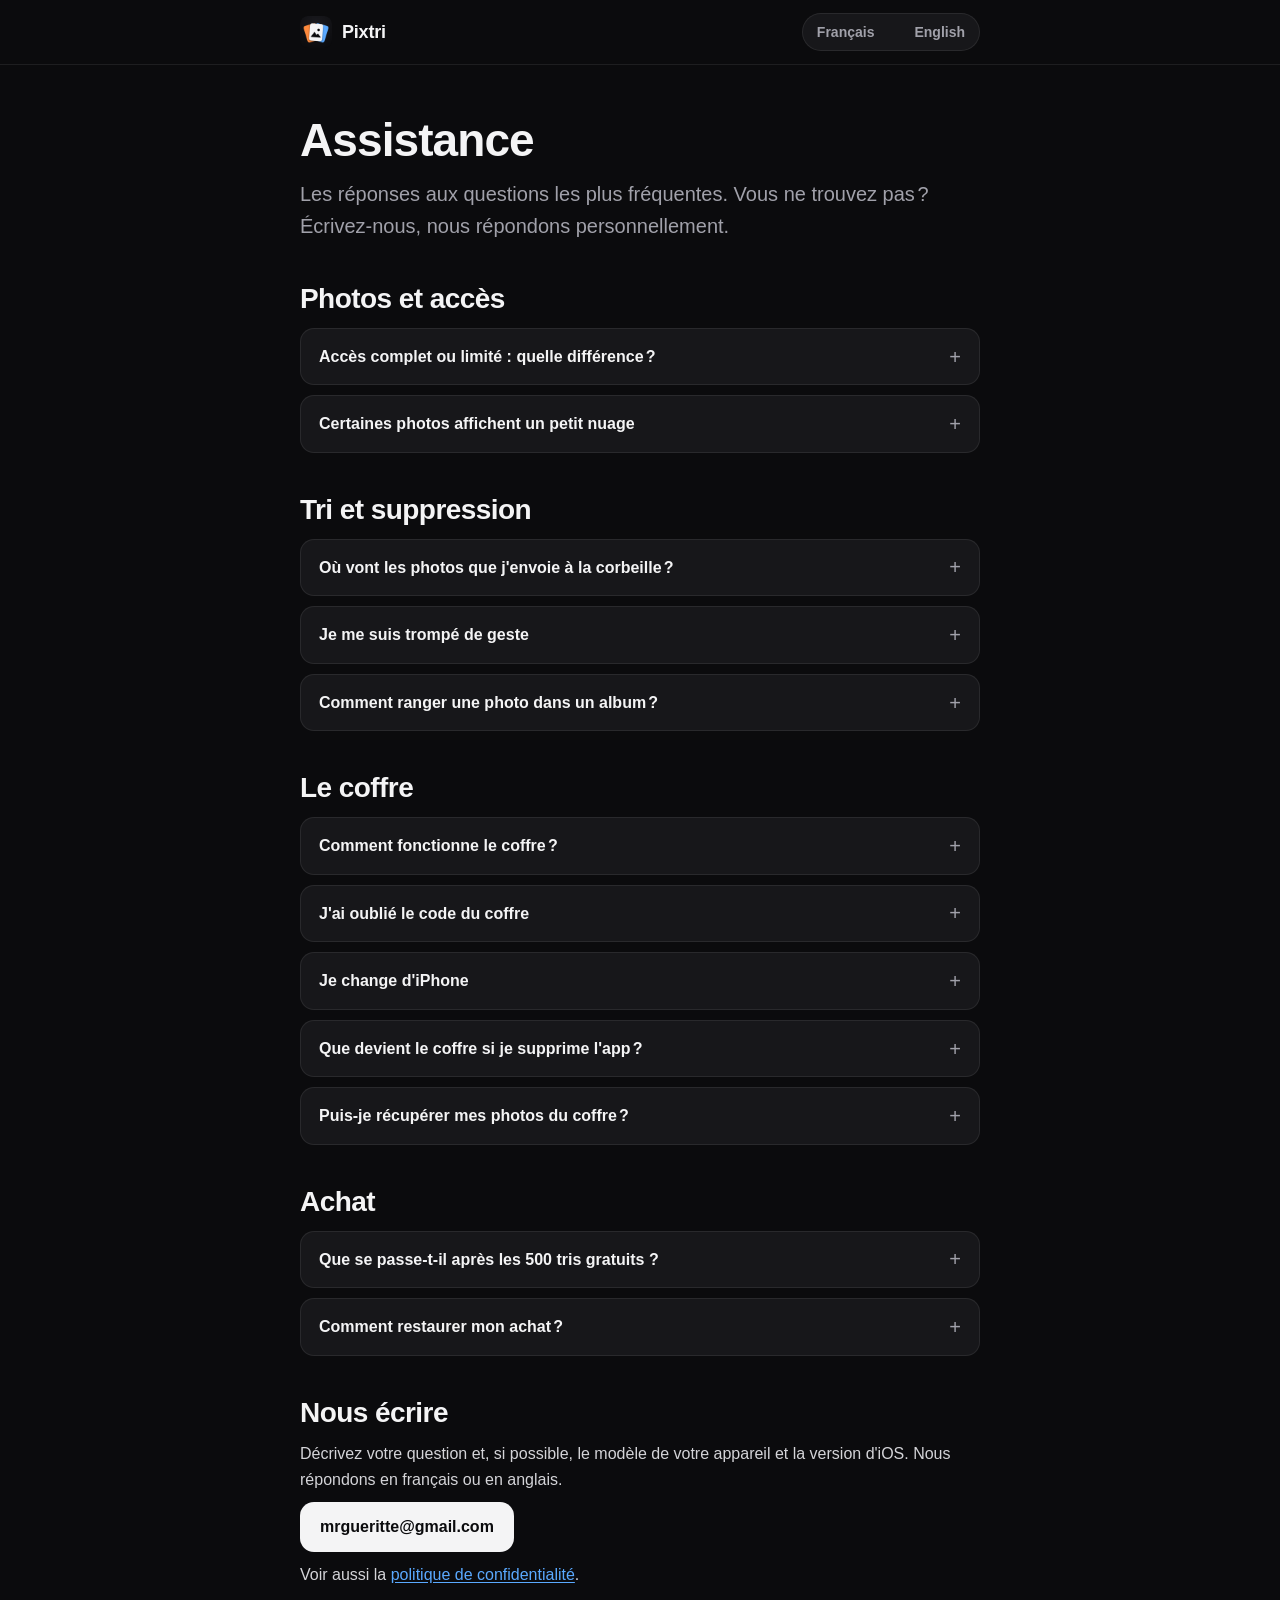
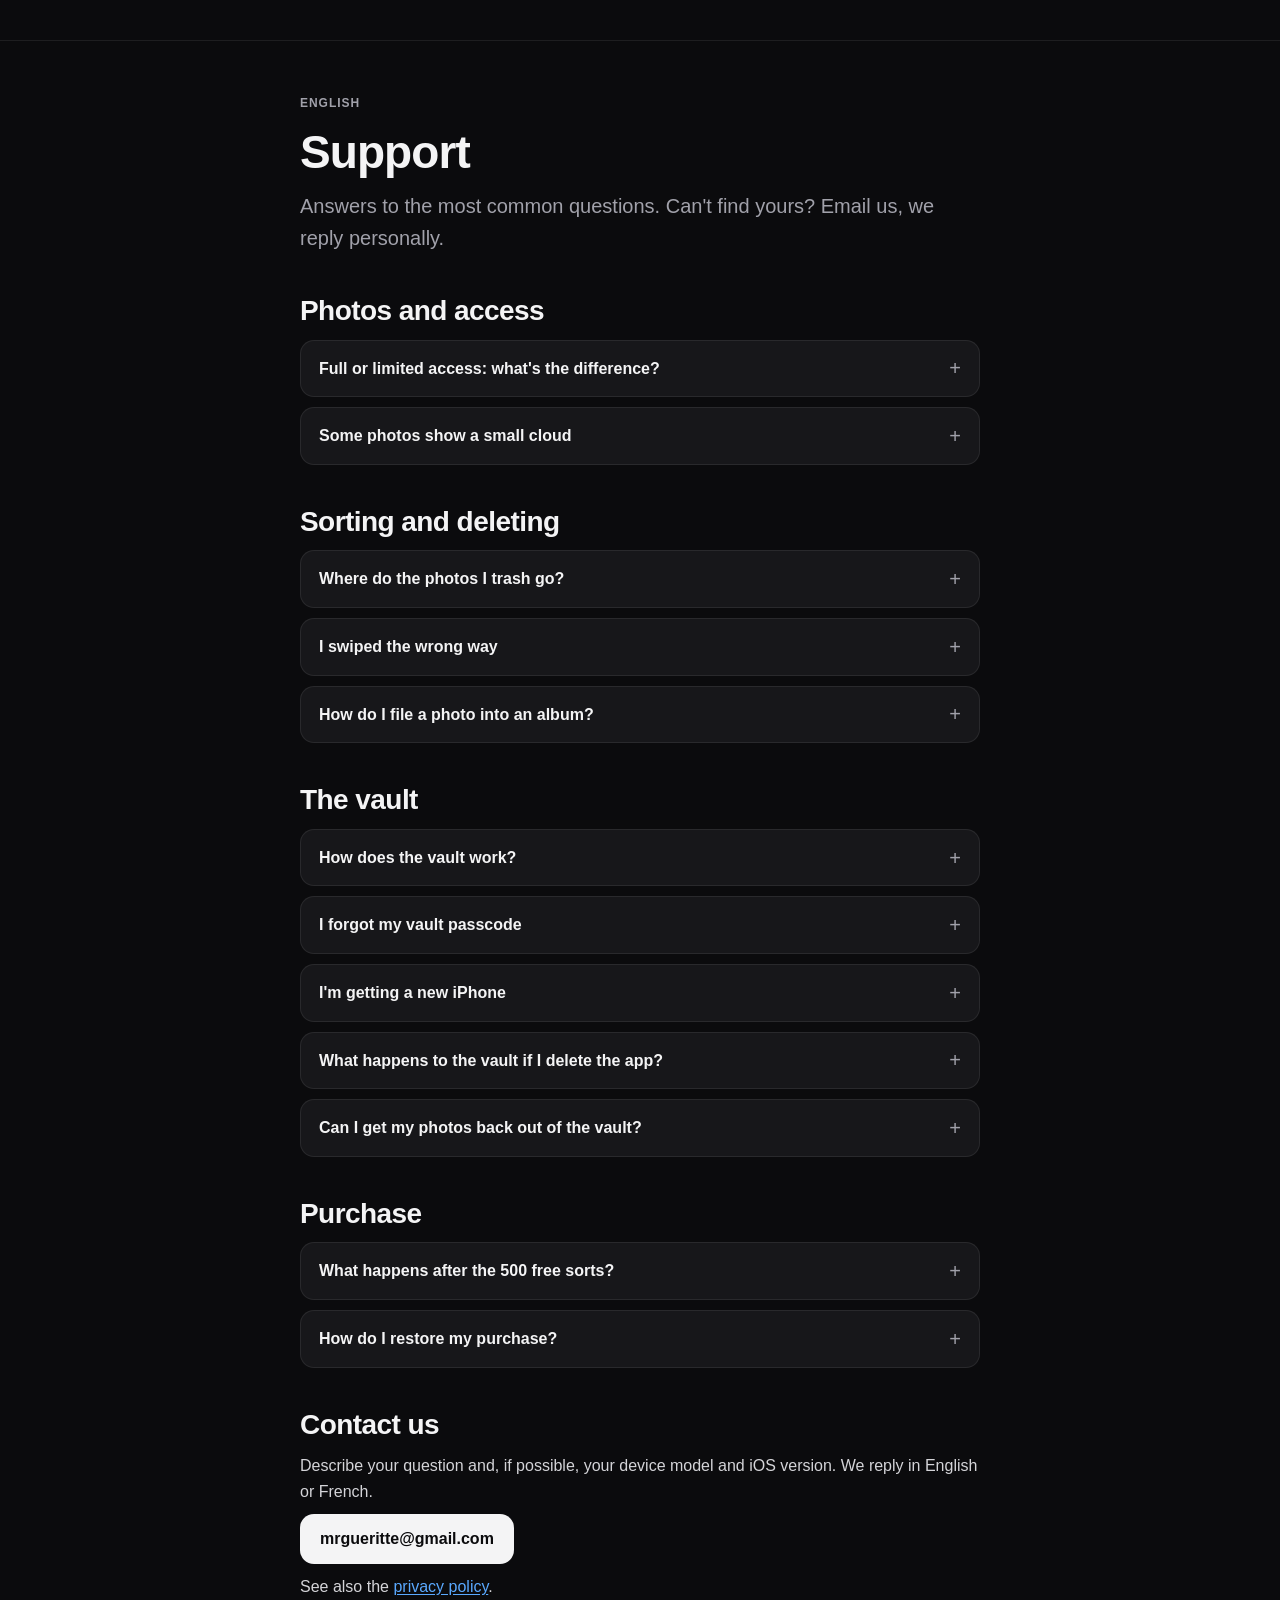
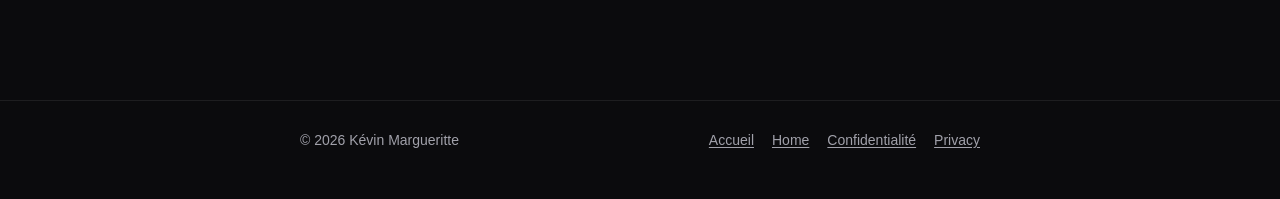
<file: support.html>
<!doctype html>
<html lang="fr">
<head>
  <meta charset="utf-8">
  <meta name="viewport" content="width=device-width, initial-scale=1">
  <title>Pixtri — Assistance · Support</title>
  <meta name="description" content="Assistance Pixtri : questions fréquentes sur l'accès aux photos, la corbeille de revue, le coffre et le contact. — Pixtri support: FAQ and contact.">
  <meta name="theme-color" content="#0B0B0D">
  <link rel="icon" type="image/png" href="favicon.png">
  <link rel="apple-touch-icon" href="logo.png">
  <link rel="stylesheet" href="style.css">
</head>
<body>
  <a class="skip" href="#fr">Aller au contenu</a>

  <header class="top">
    <div class="wrap narrow">
      <a class="brand" href="index.html"><img src="logo.png" alt="" width="32" height="32">Pixtri</a>
      <nav class="langs" aria-label="Langue / Language">
        <a href="#fr" hreflang="fr" lang="fr">Français</a>
        <a href="#en" hreflang="en" lang="en">English</a>
      </nav>
    </div>
  </header>

  <main>
    <!-- ====================================================== FRANÇAIS -->
    <section id="fr" lang="fr">
      <div class="wrap narrow">
        <h1>Assistance</h1>
        <p class="lead">Les réponses aux questions les plus fréquentes. Vous ne trouvez pas ? Écrivez-nous, nous répondons personnellement.</p>

        <h2>Photos et accès</h2>
        <details>
          <summary>Accès complet ou limité : quelle différence ?</summary>
          <div>
            <p>Avec l'<strong>accès complet</strong>, Pixtri peut parcourir toute votre photothèque, mois par mois, et repérer doublons et vidéos lourdes partout.</p>
            <p>Avec l'<strong>accès limité</strong>, Pixtri ne voit que les photos que vous avez choisies. L'app fonctionne normalement sur cette sélection, que vous pouvez modifier depuis les réglages de Pixtri (icône d'engrenage › Photos › « Modifier la sélection »).</p>
            <p>Pour changer d'accès : Réglages de l'iPhone › Pixtri › Photos. Dans tous les cas, vos photos restent sur l'appareil.</p>
          </div>
        </details>
        <details>
          <summary>Certaines photos affichent un petit nuage</summary>
          <div>
            <p>Le nuage signale une photo dont l'original est stocké sur iCloud (Photos iCloud avec « Optimiser le stockage »). Vous pouvez quand même la trier : Pixtri utilise l'aperçu disponible et iOS télécharge l'original quand c'est nécessaire, si l'appareil est connecté. Rien n'est bloqué.</p>
          </div>
        </details>

        <h2>Tri et suppression</h2>
        <details>
          <summary>Où vont les photos que j'envoie à la corbeille ?</summary>
          <div>
            <p>Rien n'est supprimé pendant le tri. Les photos envoyées à gauche vont dans la <strong>corbeille de revue</strong> de Pixtri, où vous pouvez les revoir et en restaurer.</p>
            <p>Quand vous validez, iOS vous demande une seule confirmation pour tout le lot. Les photos rejoignent alors l'album « Supprimés récemment » de l'app Photos, où elles restent 30 jours avant d'être effacées pour de bon. Pour libérer l'espace tout de suite, videz « Supprimés récemment » dans Photos.</p>
          </div>
        </details>
        <details>
          <summary>Je me suis trompé de geste</summary>
          <div>
            <p>Touchez « Annuler » (la flèche courbe) pendant le tri : vous pouvez revenir en arrière autant de fois que nécessaire dans la séance. Les photos mises de côté avec « Plus tard » (glisser vers le bas) peuvent être revues à la fin du mois trié.</p>
          </div>
        </details>
        <details>
          <summary>Comment ranger une photo dans un album ?</summary>
          <div>
            <p>Glissez la photo vers le haut, puis choisissez un album ou un dossier, ou créez-en un nouveau. La photo est ajoutée à l'album dans l'app Photos. Vos albums récents restent à portée de pouce pendant le tri. Dans la galerie, glissez le doigt sur plusieurs vignettes pour les sélectionner d'un coup.</p>
          </div>
        </details>

        <h2>Le coffre</h2>
        <details>
          <summary>Comment fonctionne le coffre ?</summary>
          <div>
            <p>Le coffre chiffre sur l'appareil les photos, vidéos et documents que vous y placez. Il s'ouvre avec un code à 6 chiffres (différent de celui de l'iPhone) et, si vous le souhaitez, avec Face ID ou Touch ID. À la création, Pixtri vous donne une <strong>clé de secours</strong> : notez-la en lieu sûr.</p>
            <p>En ajoutant des photos depuis la photothèque, vous pouvez choisir d'en retirer les originaux : ils ne sont retirés qu'après vérification de la copie chiffrée, et passent eux aussi par « Supprimés récemment ».</p>
          </div>
        </details>
        <details>
          <summary>J'ai oublié le code du coffre</summary>
          <div>
            <p>Sur l'écran de déverrouillage, touchez « Code oublié ? » et saisissez votre clé de secours pour choisir un nouveau code.</p>
            <div class="note warn">Personne, pas même nous, ne peut ouvrir votre coffre. Sans le code ni la clé de secours, son contenu est irrécupérable.</div>
          </div>
        </details>
        <details>
          <summary>Je change d'iPhone</summary>
          <div>
            <p>Le coffre (chiffré) fait partie de la sauvegarde de votre iPhone. Après restauration de cette sauvegarde sur le nouvel appareil, ouvrez le coffre avec votre code ; Face ID ou Touch ID est à réactiver dans les options du coffre.</p>
          </div>
        </details>
        <details>
          <summary>Que devient le coffre si je supprime l'app ?</summary>
          <div>
            <p>Supprimer Pixtri efface le coffre de l'appareil. Avant de désinstaller, sortez vos éléments du coffre : les photos et vidéos sont enregistrées dans Photos, les documents se partagent avec « Partager ».</p>
          </div>
        </details>
        <details>
          <summary>Puis-je récupérer mes photos du coffre ?</summary>
          <div>
            <p>Oui, à tout moment et gratuitement : sélectionnez les éléments puis touchez « Exporter ». Vous pouvez enregistrer une copie déchiffrée dans Photos ou sortir les éléments du coffre. Les documents se récupèrent avec « Partager ».</p>
          </div>
        </details>

        <!-- PREMIUM:BEGIN -->
        <h2>Achat</h2>
        <details>
          <summary>Que se passe-t-il après les 500 tris gratuits ?</summary>
          <div>
            <p>Chaque photo gardée, mise à la corbeille ou rangée compte pour un tri ; « Plus tard » ne compte pas et « Annuler » rend le tri. Le nombre de tris restants s'affiche sur l'écran Trier. Une fois les 500 tris utilisés, Pixtri vous propose Pixtri à vie, un achat unique, pour continuer à trier sans limite.</p>
            <p>Sans achat, tout le reste reste gratuit : revoir la corbeille, restaurer, supprimer, parcourir la bibliothèque, faire le ménage photo par photo et ouvrir le coffre (jusqu'à 5 éléments) pour en sortir vos photos. Ce que vous avez déjà trié reste à vous.</p>
          </div>
        </details>
        <details>
          <summary>Comment restaurer mon achat ?</summary>
          <div>
            <p>Si vous avez acheté Pixtri à vie, il suffit d'utiliser le même compte Apple : ouvrez les réglages de Pixtri et touchez « Restaurer mes achats ». L'achat est unique, il n'y a pas d'abonnement à résilier.</p>
            <p>Pour un remboursement, la demande se fait auprès d'Apple, qui traite tous les paiements de l'App Store.</p>
          </div>
        </details>
        <!-- PREMIUM:END -->

        <div class="contact">
          <h2>Nous écrire</h2>
          <p>Décrivez votre question et, si possible, le modèle de votre appareil et la version d'iOS. Nous répondons en français ou en anglais.</p>
          <p><a class="button" href="mailto:mrgueritte@gmail.com?subject=Pixtri%20%E2%80%94%20Support">mrgueritte@gmail.com</a></p>
          <p>Voir aussi la <a href="privacy.html#fr">politique de confidentialité</a>.</p>
        </div>
      </div>
    </section>

    <!-- ====================================================== ENGLISH -->
    <section id="en" lang="en">
      <div class="wrap narrow">
        <span class="lang-tag">English</span>
        <h1>Support</h1>
        <p class="lead">Answers to the most common questions. Can't find yours? Email us, we reply personally.</p>

        <h2>Photos and access</h2>
        <details>
          <summary>Full or limited access: what's the difference?</summary>
          <div>
            <p>With <strong>full access</strong>, Pixtri can go through your whole library, month by month, and find duplicates and large videos everywhere.</p>
            <p>With <strong>limited access</strong>, Pixtri only sees the photos you picked. The app works normally on that selection, which you can change from Pixtri's settings (gear icon › Photos › "Edit selection").</p>
            <p>To change access: iPhone Settings › Pixtri › Photos. Either way, your photos stay on the device.</p>
          </div>
        </details>
        <details>
          <summary>Some photos show a small cloud</summary>
          <div>
            <p>The cloud marks a photo whose original is stored in iCloud (iCloud Photos with "Optimize Storage"). You can still sort it: Pixtri uses the available preview and iOS downloads the original when needed, if the device is online. Nothing is blocked.</p>
          </div>
        </details>

        <h2>Sorting and deleting</h2>
        <details>
          <summary>Where do the photos I trash go?</summary>
          <div>
            <p>Nothing is deleted while you sort. Photos swiped left go to Pixtri's <strong>review bin</strong>, where you can look at them again and restore any of them.</p>
            <p>When you confirm, iOS asks for a single confirmation for the whole batch. The photos then move to the "Recently Deleted" album of the Photos app, where they stay 30 days before being erased for good. To free the space right away, empty "Recently Deleted" in Photos.</p>
          </div>
        </details>
        <details>
          <summary>I swiped the wrong way</summary>
          <div>
            <p>Tap the undo button (the curved arrow) while sorting: you can go back as many times as you need within the session. Photos set aside with "Later" (swipe down) can be reviewed at the end of the month you are sorting.</p>
          </div>
        </details>
        <details>
          <summary>How do I file a photo into an album?</summary>
          <div>
            <p>Swipe the photo up, then pick an album or a folder, or create a new one. The photo is added to the album in the Photos app. Your recent albums stay within thumb's reach while you sort. In the gallery, drag your finger across several thumbnails to select them at once.</p>
          </div>
        </details>

        <h2>The vault</h2>
        <details>
          <summary>How does the vault work?</summary>
          <div>
            <p>The vault encrypts, on device, the photos, videos and documents you put in it. It opens with a 6-digit passcode (different from your iPhone's) and, if you like, with Face ID or Touch ID. When you create it, Pixtri gives you a <strong>recovery key</strong>: write it down somewhere safe.</p>
            <p>When adding photos from your library, you can choose to remove the originals: they are only removed after the encrypted copy has been verified, and they also go through "Recently Deleted".</p>
          </div>
        </details>
        <details>
          <summary>I forgot my vault passcode</summary>
          <div>
            <p>On the unlock screen, tap "Forgot passcode?" and enter your recovery key to choose a new passcode.</p>
            <div class="note warn">Nobody, not even us, can open your vault. Without the passcode or the recovery key, its contents cannot be recovered.</div>
          </div>
        </details>
        <details>
          <summary>I'm getting a new iPhone</summary>
          <div>
            <p>The (encrypted) vault is part of your iPhone backup. After restoring that backup on the new device, open the vault with your passcode; Face ID or Touch ID needs to be turned on again in the vault options.</p>
          </div>
        </details>
        <details>
          <summary>What happens to the vault if I delete the app?</summary>
          <div>
            <p>Deleting Pixtri erases the vault from the device. Before uninstalling, take your items out of the vault: photos and videos are saved to Photos, documents can be exported with "Share".</p>
          </div>
        </details>
        <details>
          <summary>Can I get my photos back out of the vault?</summary>
          <div>
            <p>Yes, at any time and for free: select the items, then tap "Export". You can save a decrypted copy to Photos or move the items out of the vault. Documents can be retrieved with "Share".</p>
          </div>
        </details>

        <!-- PREMIUM:BEGIN -->
        <h2>Purchase</h2>
        <details>
          <summary>What happens after the 500 free sorts?</summary>
          <div>
            <p>Every photo you keep, trash or file counts as one sort; "Later" doesn't count and "Undo" gives the sort back. The number of sorts left is shown on the Sort screen. Once the 500 sorts are used, Pixtri offers Pixtri Lifetime, a one-time purchase, to keep sorting without limits.</p>
            <p>Without a purchase, everything else stays free: reviewing the trash, restoring, deleting, browsing your library, cleaning up photo by photo and opening the vault (up to 5 items) to take your photos out. What you've already sorted stays yours.</p>
          </div>
        </details>
        <details>
          <summary>How do I restore my purchase?</summary>
          <div>
            <p>If you bought Pixtri Lifetime, just use the same Apple Account: open Pixtri's settings and tap "Restore purchases". It is a one-time purchase, there is no subscription to cancel.</p>
            <p>Refunds are requested from Apple, which processes all App Store payments.</p>
          </div>
        </details>
        <!-- PREMIUM:END -->

        <div class="contact">
          <h2>Contact us</h2>
          <p>Describe your question and, if possible, your device model and iOS version. We reply in English or French.</p>
          <p><a class="button" href="mailto:mrgueritte@gmail.com?subject=Pixtri%20%E2%80%94%20Support">mrgueritte@gmail.com</a></p>
          <p>See also the <a href="privacy.html#en">privacy policy</a>.</p>
        </div>
      </div>
    </section>
  </main>

  <footer>
    <div class="wrap narrow">
      <span>© 2026 Kévin Margueritte</span>
      <nav aria-label="Liens / Links">
        <a href="index.html" lang="fr">Accueil</a>
        <a href="index.html#en" lang="en">Home</a>
        <a href="privacy.html#fr" lang="fr">Confidentialité</a>
        <a href="privacy.html#en" lang="en">Privacy</a>
      </nav>
    </div>
  </footer>
</body>
</html>
</file>
<file: style.css>
/* Pixtri — site statique. Aucune ressource externe, aucun JavaScript, aucun cookie. */
:root {
  --bg: #0B0B0D;
  --surface: #17171A;
  --raised: #222226;
  --stroke: rgba(255, 255, 255, .08);
  --text: #F4F4F5;
  --body: #D4D4D8;
  --muted: #A1A1AA;
  --keep: #5AA9FF;
  --trash: #FF8A3D;
  --radius: 20px;
  color-scheme: dark;
}

* { margin: 0; padding: 0; box-sizing: border-box; }
html { -webkit-text-size-adjust: 100%; text-size-adjust: 100%; scroll-behavior: smooth; }
@media (prefers-reduced-motion: reduce) { html { scroll-behavior: auto; } }

body {
  font-family: -apple-system, BlinkMacSystemFont, "SF Pro Text", "Segoe UI", Roboto, Helvetica, Arial, sans-serif;
  background: var(--bg);
  color: var(--body);
  line-height: 1.6;
  font-size: 16px;
  -webkit-font-smoothing: antialiased;
}

a { color: var(--keep); text-underline-offset: 2px; }
a:hover { color: #8CC4FF; }
a:focus-visible { outline: 2px solid var(--keep); outline-offset: 3px; border-radius: 4px; }
strong { color: var(--text); font-weight: 600; }

.skip { position: absolute; left: -999px; top: 8px; background: var(--text); color: var(--bg); padding: 8px 12px; border-radius: 8px; }
.skip:focus { left: 12px; z-index: 10; }

.wrap { max-width: 880px; margin: 0 auto; padding: 0 20px; }
.narrow { max-width: 720px; }

/* En-tête */
.top { border-bottom: 1px solid var(--stroke); }
.top .wrap { display: flex; align-items: center; justify-content: space-between; gap: 16px; min-height: 64px; flex-wrap: wrap; padding-top: 10px; padding-bottom: 10px; }
.brand { display: inline-flex; align-items: center; gap: 10px; color: var(--text); text-decoration: none; font-weight: 700; font-size: 18px; letter-spacing: -.2px; }
.brand img { width: 32px; height: 32px; border-radius: 8px; }
.brand:hover { color: var(--text); }
.top nav { display: flex; gap: 6px 18px; flex-wrap: wrap; font-size: 14px; }
.top nav a { color: var(--muted); text-decoration: none; }
.top nav a:hover, .top nav a[aria-current="page"] { color: var(--text); }

.langs { display: inline-flex; gap: 4px; padding: 3px; border-radius: 999px; background: var(--surface); border: 1px solid var(--stroke); font-size: 13px; font-weight: 600; }
.langs a { color: var(--muted); text-decoration: none; padding: 4px 11px; border-radius: 999px; }
.langs a:hover { color: var(--text); background: var(--raised); }

/* Sections de langue */
section[lang] { padding: 48px 0 24px; scroll-margin-top: 12px; }
section[lang] + section[lang] { border-top: 1px solid var(--stroke); }
.lang-tag { display: inline-block; font-size: 12px; font-weight: 700; letter-spacing: .08em; text-transform: uppercase; color: var(--muted); margin-bottom: 12px; }

h1, h2, h3 { color: var(--text); letter-spacing: -.02em; line-height: 1.2; }
h1 { font-size: clamp(30px, 6vw, 46px); font-weight: 800; }
h2 { font-size: clamp(22px, 4vw, 28px); font-weight: 750; margin: 40px 0 12px; }
h3 { font-size: 17px; font-weight: 700; margin: 26px 0 6px; }
p { margin: 10px 0; }
ul { padding-left: 22px; margin: 8px 0; }
li { margin: 6px 0; }
li::marker { color: var(--muted); }

.lead { font-size: clamp(17px, 2.4vw, 20px); color: var(--muted); max-width: 40em; }
.updated { font-size: 14px; color: var(--muted); }

/* Accueil */
.hero { display: grid; grid-template-columns: 1fr auto; gap: 32px; align-items: center; padding-top: 8px; }
.hero h1 .k { color: var(--keep); }
.hero .icon { width: 148px; height: 148px; border-radius: 34px; box-shadow: 0 18px 50px rgba(0, 0, 0, .55), 0 0 0 1px var(--stroke); }
.badges { display: flex; flex-wrap: wrap; gap: 8px; margin: 22px 0 4px; }
.chip { display: inline-flex; align-items: center; gap: 7px; font-size: 14px; font-weight: 600; color: var(--text); background: var(--surface); border: 1px solid var(--stroke); padding: 7px 13px; border-radius: 999px; }
.chip i { width: 8px; height: 8px; border-radius: 50%; background: var(--keep); display: inline-block; }
.soon { margin-top: 18px; font-size: 14px; color: var(--muted); }

.swipe { margin: 36px 0 8px; display: grid; grid-template-columns: repeat(4, 1fr); gap: 10px; }
.dir { background: var(--surface); border: 1px solid var(--stroke); border-radius: 16px; padding: 14px 12px; text-align: center; }
.dir b { display: block; font-size: 24px; line-height: 1.1; margin-bottom: 4px; }
.dir span { font-size: 14px; font-weight: 600; color: var(--text); }
.dir.trash b { color: var(--trash); }
.dir.keep b { color: var(--keep); }
.dir.file b, .dir.later b { color: var(--text); }

.grid { display: grid; grid-template-columns: repeat(2, 1fr); gap: 14px; margin: 18px 0; }
.card { background: var(--surface); border: 1px solid var(--stroke); border-radius: var(--radius); padding: 22px; }
.card h3 { margin: 12px 0 6px; }
.card p { margin: 0; font-size: 15px; color: var(--muted); }
.glyph { width: 40px; height: 40px; border-radius: 12px; display: grid; place-items: center; background: var(--raised); }
.glyph svg { width: 22px; height: 22px; }
.glyph.keep { background: rgba(90, 169, 255, .14); color: var(--keep); }
.glyph.trash { background: rgba(255, 138, 61, .14); color: var(--trash); }
.glyph.neutral { color: var(--text); }

.promise { margin: 28px 0; padding: 24px; border-radius: var(--radius); background: linear-gradient(135deg, rgba(90, 169, 255, .12), rgba(90, 169, 255, .03)); border: 1px solid rgba(90, 169, 255, .25); }
.promise h2 { margin-top: 0; }
.promise ul { list-style: none; padding: 0; }
.promise li { padding-left: 26px; position: relative; }
.promise li::before { content: "✓"; position: absolute; left: 2px; color: var(--keep); font-weight: 700; }

.note { background: var(--surface); border: 1px solid var(--stroke); border-left: 3px solid var(--keep); border-radius: 12px; padding: 14px 16px; margin: 16px 0; font-size: 15px; }
.note.warn { border-left-color: var(--trash); }
.box { background: var(--surface); border: 1px solid var(--stroke); border-radius: var(--radius); padding: 6px 22px 16px; margin: 18px 0; }

/* FAQ */
details { background: var(--surface); border: 1px solid var(--stroke); border-radius: 14px; margin: 10px 0; }
details > summary { cursor: pointer; list-style: none; padding: 15px 44px 15px 18px; color: var(--text); font-weight: 600; position: relative; }
details > summary::-webkit-details-marker { display: none; }
details > summary::after { content: "+"; position: absolute; right: 18px; top: 50%; transform: translateY(-50%); color: var(--muted); font-size: 20px; font-weight: 400; }
details[open] > summary::after { content: "−"; }
details > summary:focus-visible { outline: 2px solid var(--keep); outline-offset: -2px; border-radius: 14px; }
details > div { padding: 0 18px 14px; color: var(--body); font-size: 15px; }
details > div p:first-child { margin-top: 0; }

.contact { margin: 28px 0; }
.button { display: inline-block; background: var(--text); color: var(--bg); font-weight: 700; text-decoration: none; padding: 12px 20px; border-radius: 14px; min-height: 44px; }
.button:hover { color: var(--bg); background: #fff; }

footer { border-top: 1px solid var(--stroke); margin-top: 48px; padding: 28px 0 48px; font-size: 14px; color: var(--muted); }
footer .wrap { display: flex; flex-wrap: wrap; gap: 8px 22px; justify-content: space-between; }
footer nav { display: flex; flex-wrap: wrap; gap: 8px 18px; }
footer a { color: var(--muted); }
footer a:hover { color: var(--text); }

/* Accueil (visuels de l'app) */
.wrap.wide { max-width: 1120px; }
.home main { background:
  radial-gradient(60% 40% at 0% 0%, rgba(255, 138, 61, .14), transparent 70%),
  radial-gradient(60% 45% at 100% 30%, rgba(90, 169, 255, .14), transparent 70%); }
.home .hero { grid-template-columns: minmax(0, 1.1fr) minmax(0, .9fr); gap: 48px; padding: 24px 0 8px; }
.home .hero-text { min-width: 0; }
.home .hero h1 { overflow-wrap: break-word; }
.home .hero h1 { font-size: clamp(36px, 6.4vw, 68px); line-height: 1.02; letter-spacing: -.035em; }
.eyebrow { display: block; font-size: 13px; font-weight: 700; letter-spacing: .14em;
  text-transform: uppercase; color: var(--keep); margin-bottom: 16px; }
.eyebrow i { display: inline-block; vertical-align: 2px; margin-right: 9px; width: 8px; height: 8px; border-radius: 50%;
  background: var(--keep); box-shadow: 0 0 12px var(--keep); }
.duo { background: linear-gradient(90deg, var(--trash) 0%, #FFB37A 35%, #9CCBFF 65%, var(--keep) 100%);
  -webkit-background-clip: text; background-clip: text; color: transparent; }
.chip i.o { background: var(--trash); }
.soon { display: inline-flex; align-items: center; gap: 10px; padding: 8px 14px 8px 8px; border-radius: 14px;
  background: var(--surface); border: 1px solid var(--stroke); color: var(--text); font-weight: 600; }
.soon img { width: 28px; height: 28px; border-radius: 7px; }
.hero-shot { margin: 0; justify-self: center; position: relative; }
.hero-shot::before { content: ""; position: absolute; inset: 8% 0 0; border-radius: 40%;
  background: radial-gradient(closest-side, rgba(90, 169, 255, .32), transparent); filter: blur(30px); z-index: 0; }
.hero-shot img { position: relative; z-index: 1; display: block; width: min(100%, 400px); height: auto; border-radius: 28px;
  box-shadow: 0 30px 80px rgba(0, 0, 0, .6), 0 0 0 1px var(--stroke); }
.dir small { display: block; font-size: 12.5px; color: var(--muted); margin-top: 4px; line-height: 1.35; }
h2.center { text-align: center; margin-top: 56px; }
.gallery { display: grid; grid-auto-flow: column; grid-auto-columns: minmax(210px, 250px); gap: 16px; overflow-x: auto;
  scroll-snap-type: x mandatory; padding: 8px 4px 22px; margin: 8px -4px 0; scrollbar-width: thin; }
.gallery:focus-visible { outline: 2px solid var(--keep); outline-offset: 4px; border-radius: 18px; }
.gallery img { width: 100%; height: auto; border-radius: 22px; scroll-snap-align: start;
  box-shadow: 0 18px 50px rgba(0, 0, 0, .5), 0 0 0 1px var(--stroke); }

@media (max-width: 680px) {
  .home .hero { grid-template-columns: minmax(0, 1fr); gap: 28px; }
  .hero-shot img { width: min(78vw, 340px); }
  .gallery { grid-auto-columns: 62vw; }
  .hero { grid-template-columns: 1fr; gap: 20px; }
  .hero .icon { width: 96px; height: 96px; border-radius: 22px; order: -1; }
  .grid { grid-template-columns: 1fr; }
  .swipe { grid-template-columns: repeat(2, 1fr); }
  section[lang] { padding-top: 36px; }
}
@media (max-width: 380px) {
  .top nav { font-size: 13px; gap: 6px 12px; }
}
</file>
